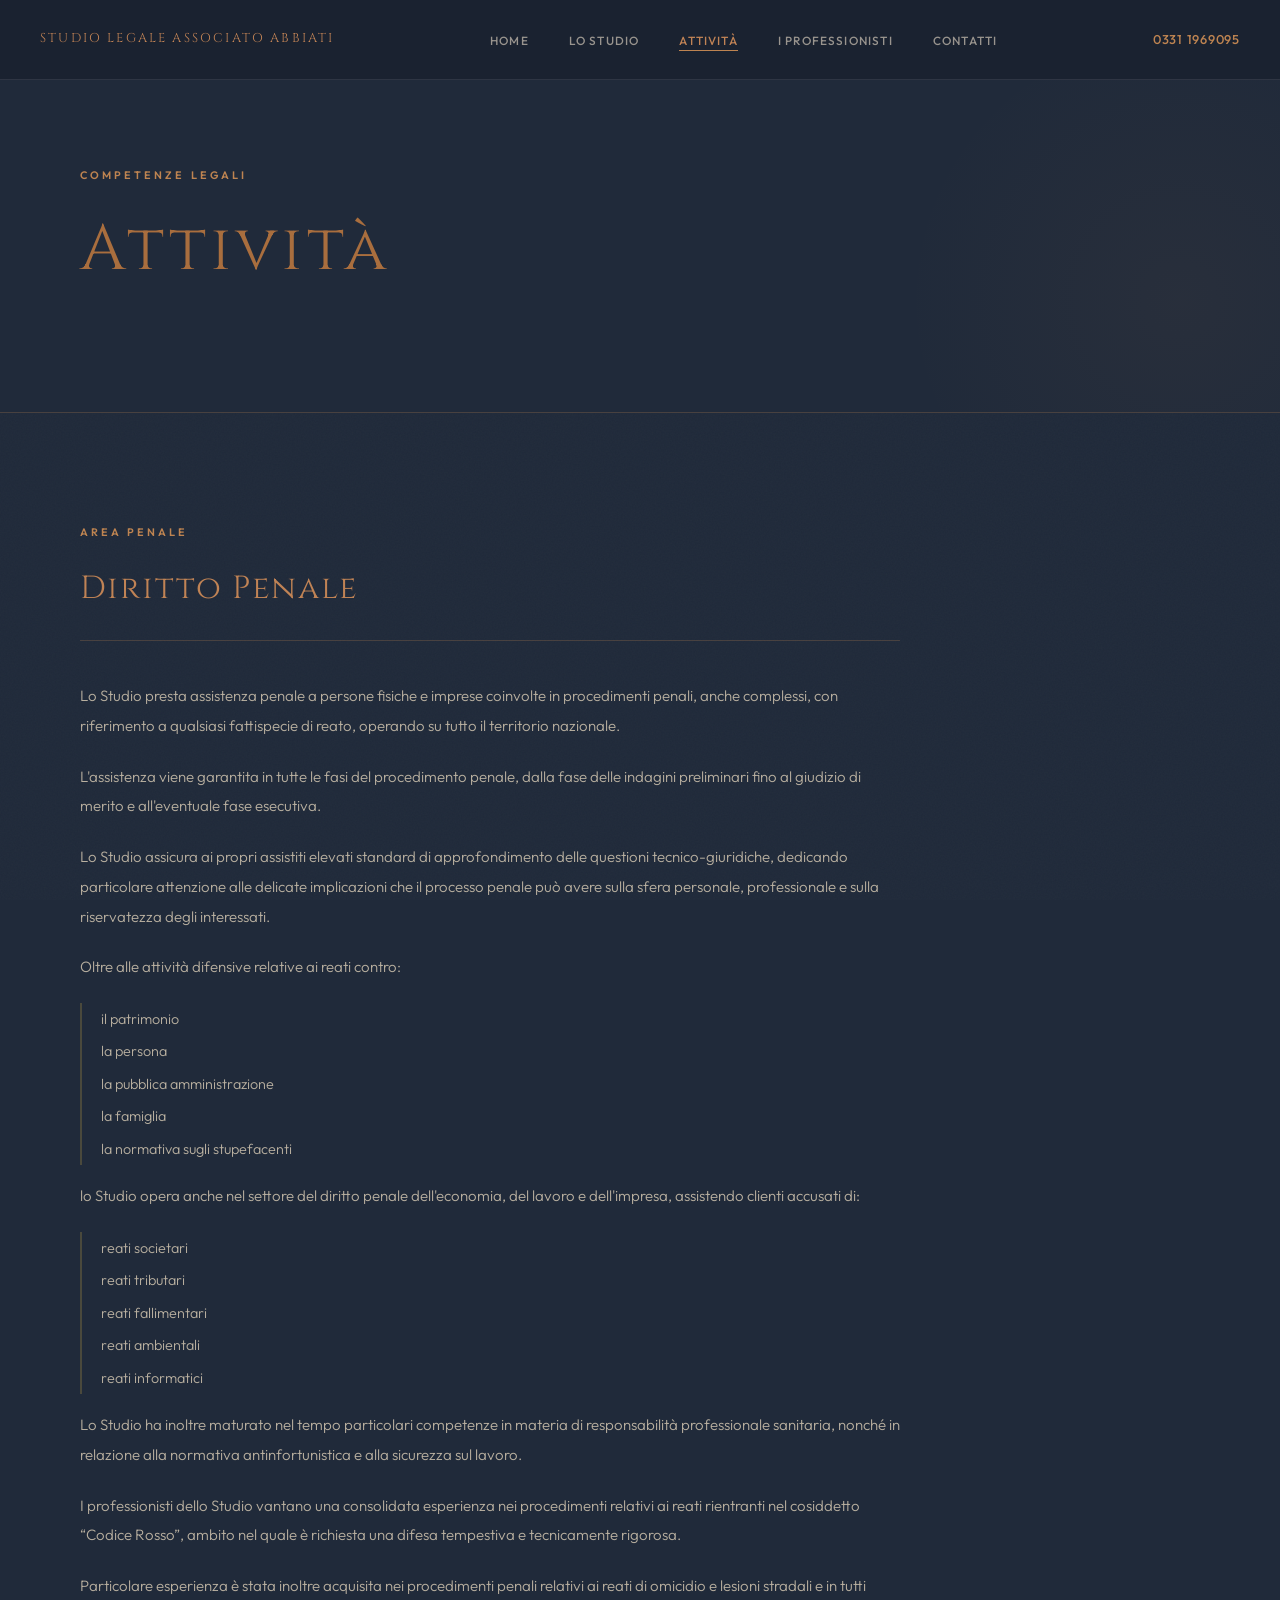
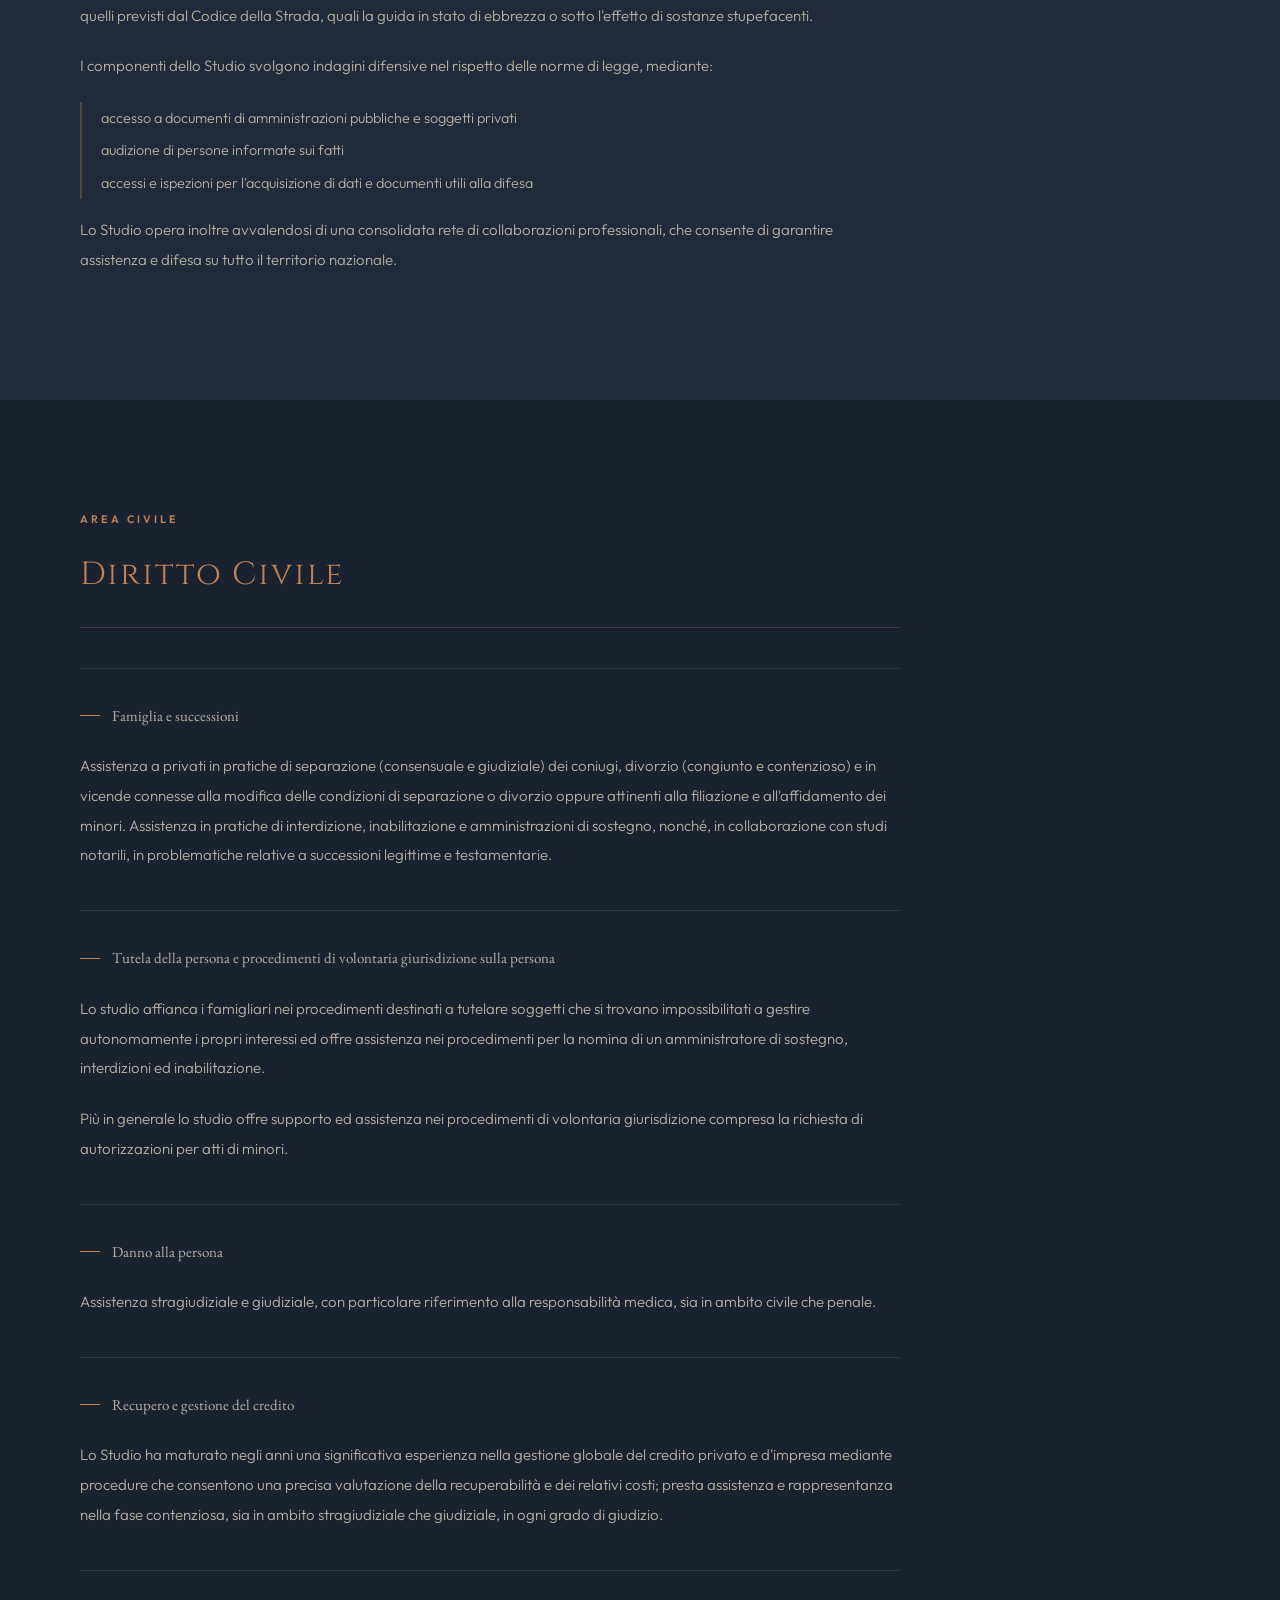
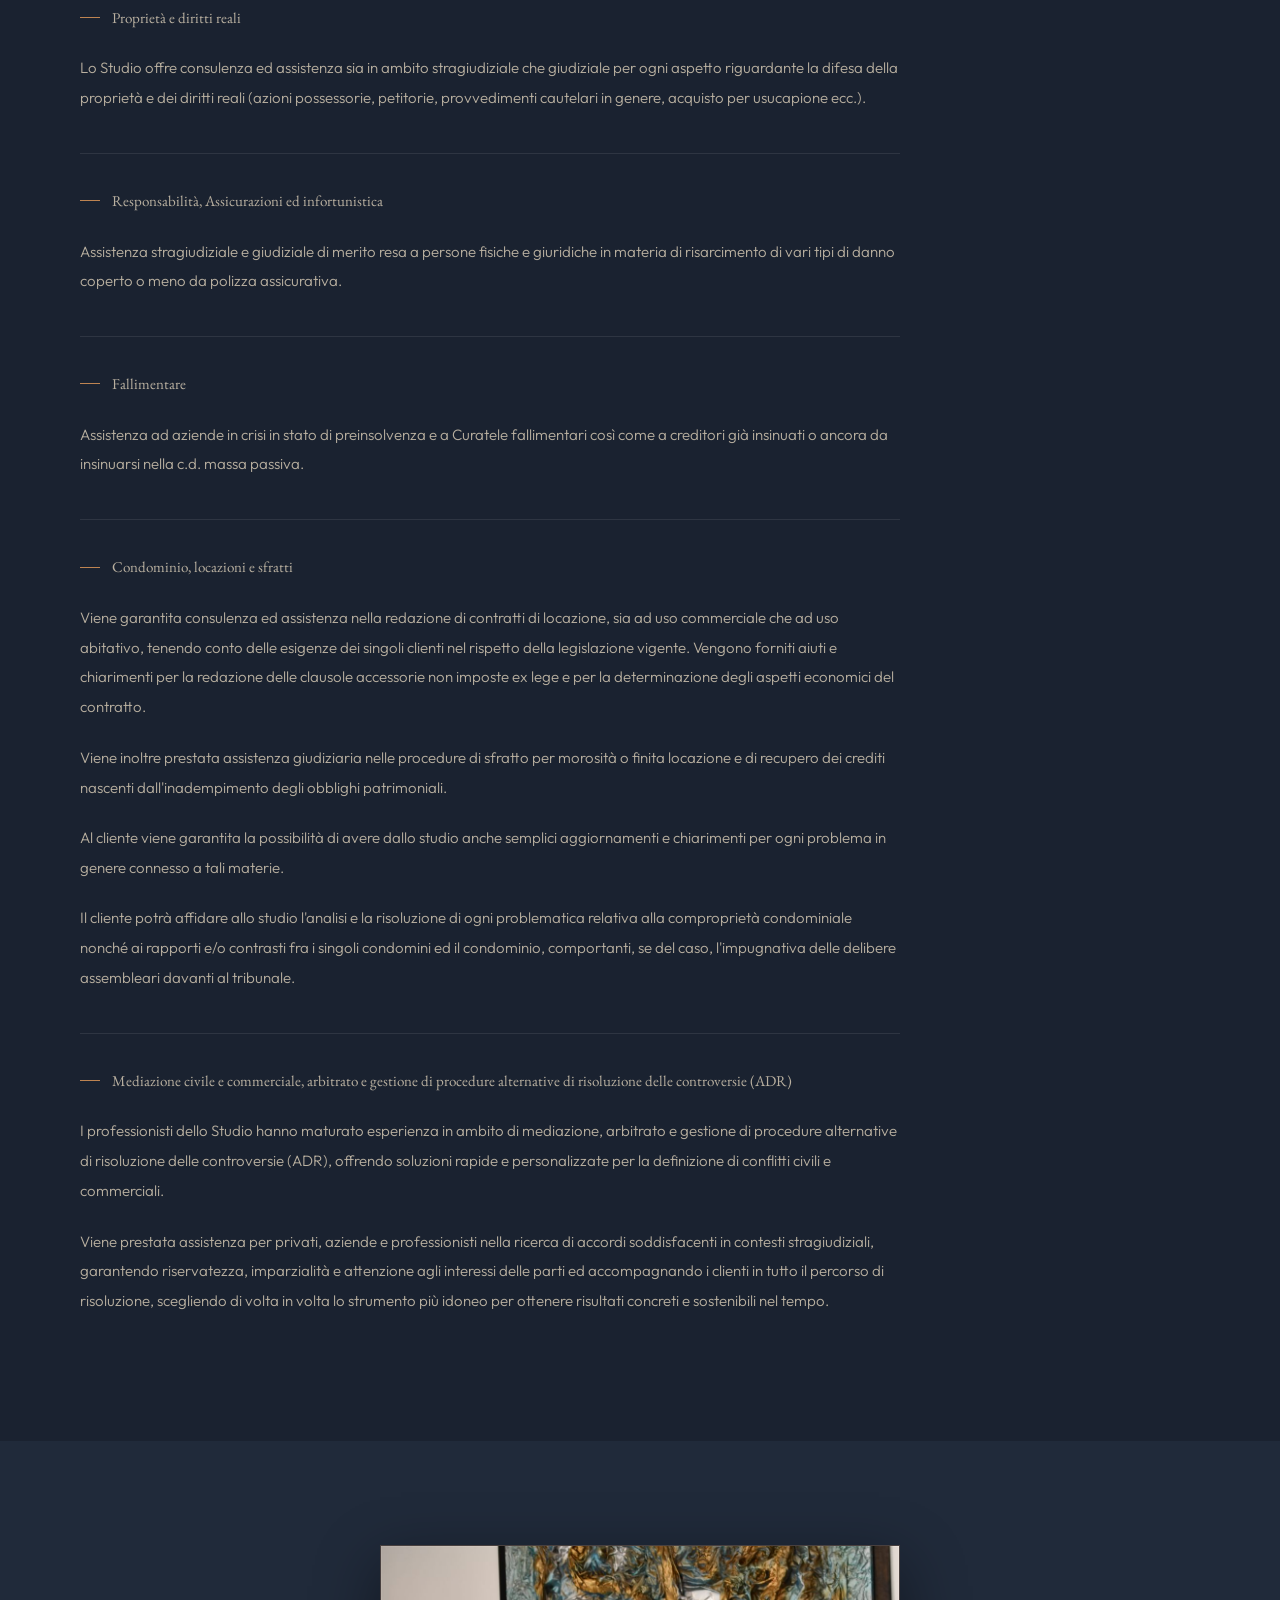
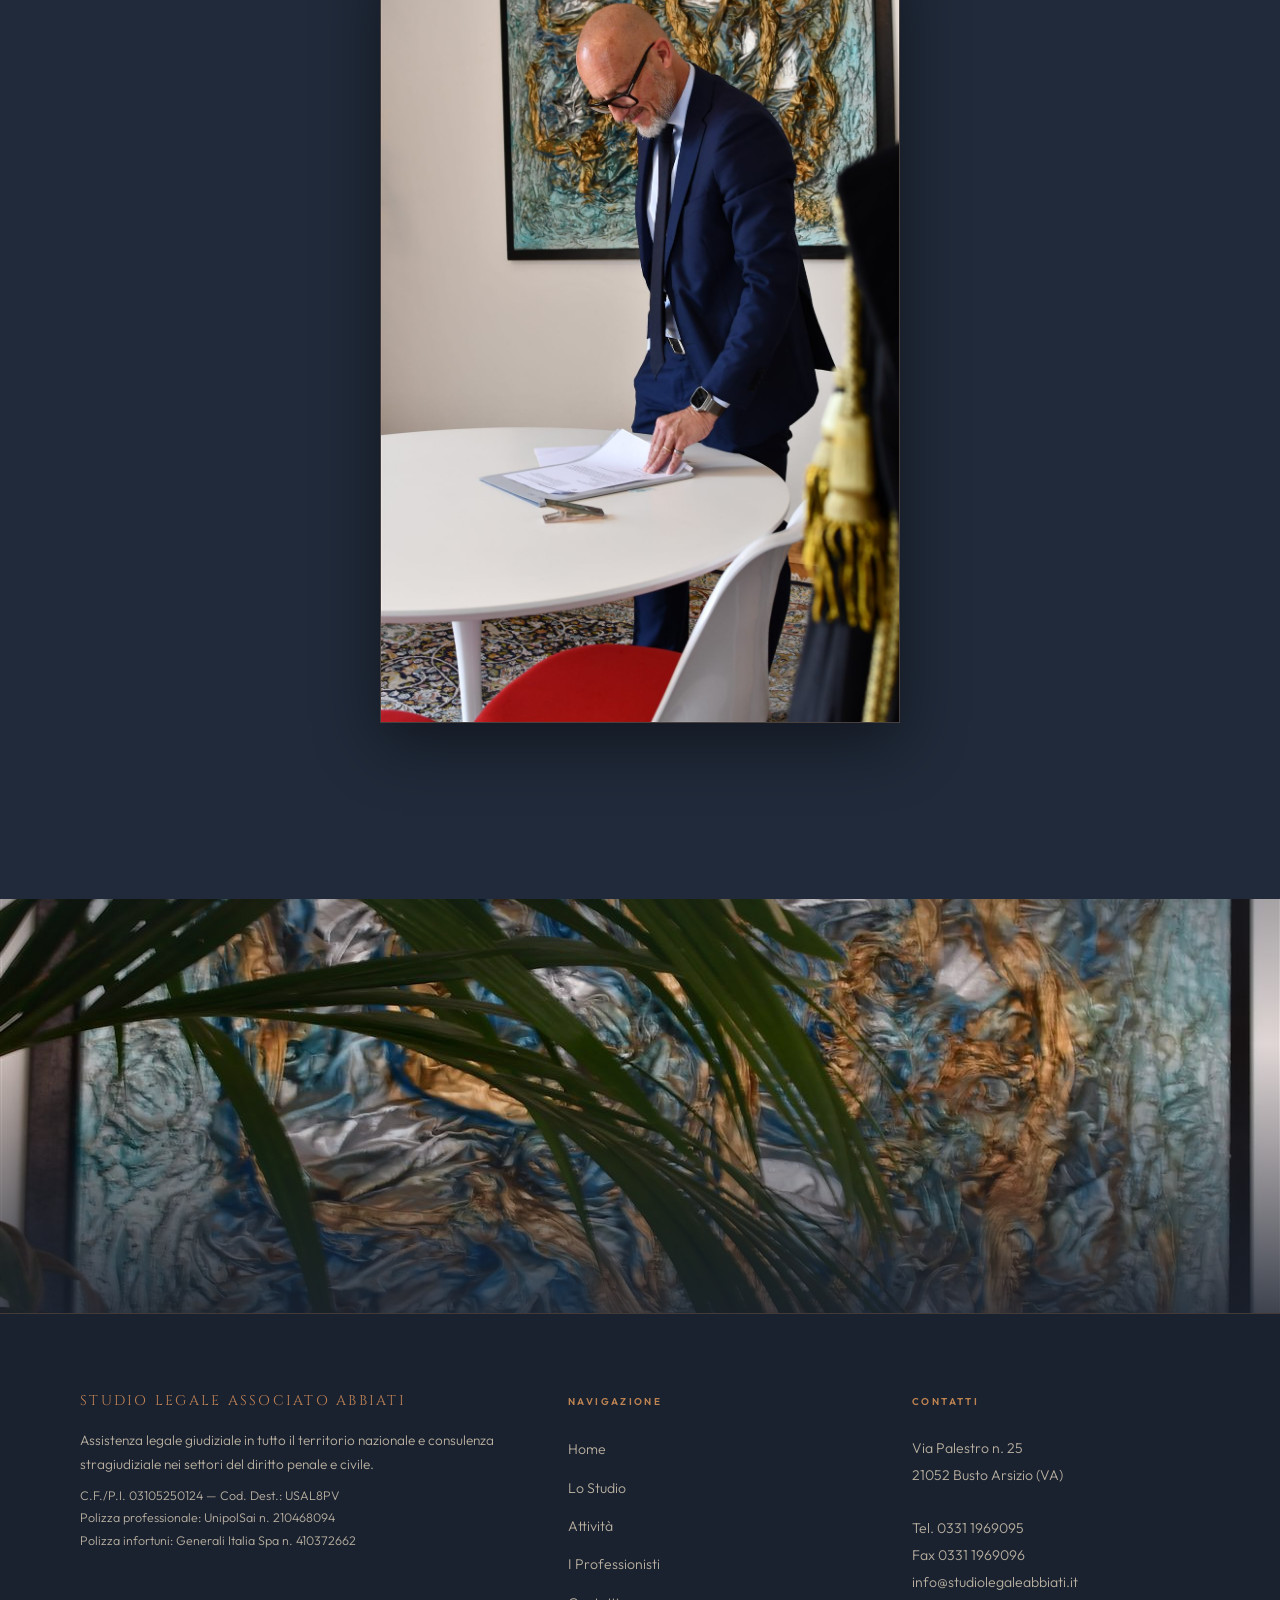
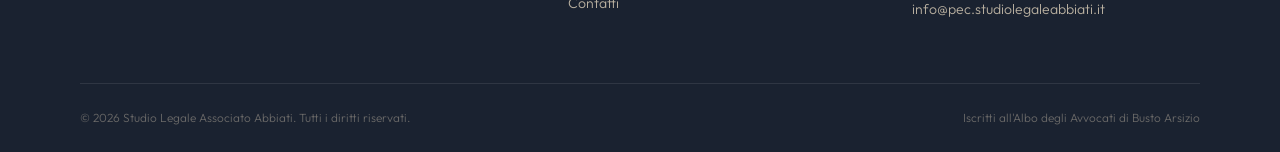
<file: bozza 3/attivita.html>
<!DOCTYPE html>
<html lang="it">
<head>
  <meta charset="UTF-8" />
  <meta name="viewport" content="width=device-width, initial-scale=1.0" />
  <meta name="description" content="Attività – Studio Legale Associato Abbiati. Diritto penale e diritto civile: aree di competenza nel dettaglio." />
  <title>Attività – Studio Legale Associato Abbiati</title>
  <link rel="stylesheet" href="style.css" />
</head>
<body>

  <!-- ══ NAVBAR ══ -->
  <nav class="navbar" role="navigation" aria-label="Navigazione principale">
    <div class="navbar-inner">
      <a href="index.html" class="navbar-logo" aria-label="Studio Legale Abbiati – Homepage">
        <span class="wordmark wordmark-nav"><span class="wm-full">Studio Legale Associato Abbiati</span><span class="wm-short">Studio Legale Abbiati</span></span>
      </a>
      <ul class="navbar-links">
        <li><a href="index.html">Home</a></li>
        <li><a href="lo-studio.html">Lo Studio</a></li>
        <li><a href="attivita.html">Attività</a></li>
        <li><a href="i-professionisti.html">I Professionisti</a></li>
        <li><a href="contatti.html">Contatti</a></li>
      </ul>
      <div class="navbar-cta">
        <span class="navbar-phone">0331 1969095</span>
      </div>
      <button class="hamburger" aria-label="Apri menu" aria-expanded="false">
        <span></span><span></span><span></span>
      </button>
    </div>
  </nav>

  <!-- Mobile Menu -->
  <div class="mobile-menu" role="dialog" aria-label="Menu mobile">
    <ul>
      <li><a href="index.html">Home</a></li>
      <li><a href="lo-studio.html">Lo Studio</a></li>
      <li><a href="attivita.html">Attività</a></li>
      <li><a href="i-professionisti.html">I Professionisti</a></li>
      <li><a href="contatti.html">Contatti</a></li>
    </ul>
    <p class="mobile-phone">☎ 0331 1969095</p>
  </div>

  <!-- ══ PAGE HERO ══ -->
  <section class="page-hero" aria-label="Attività dello studio">
    <div class="container">
      <span class="section-label">Competenze legali</span>
      <h1 style="font-family:var(--font-display);font-weight:normal;letter-spacing:0.06em;">Attività</h1>
    </div>
  </section>

  <!-- ══ DIRITTO PENALE ══ -->
  <section class="attivita-block" aria-label="Diritto penale">
    <div class="container">
      <div class="attivita-inner fade-in">

        <div class="attivita-header">
          <span class="section-label">Area penale</span>
          <h2 class="attivita-header" style="font-family:var(--font-display);font-size:clamp(1.5rem,2.5vw,2.2rem);color:var(--cream);font-weight:normal;letter-spacing:0.06em;border:none;padding:0;margin:0.5rem 0 0;">Diritto Penale</h2>
        </div>

        <div class="attivita-text">
          <p>
            Lo Studio presta assistenza penale a persone fisiche e imprese coinvolte in
            procedimenti penali, anche complessi, con riferimento a qualsiasi fattispecie
            di reato, operando su tutto il territorio nazionale.
          </p>
          <p>
            L'assistenza viene garantita in tutte le fasi del procedimento penale, dalla
            fase delle indagini preliminari fino al giudizio di merito e all'eventuale
            fase esecutiva.
          </p>
          <p>
            Lo Studio assicura ai propri assistiti elevati standard di approfondimento
            delle questioni tecnico-giuridiche, dedicando particolare attenzione alle
            delicate implicazioni che il processo penale può avere sulla sfera personale,
            professionale e sulla riservatezza degli interessati.
          </p>
          <p>Oltre alle attività difensive relative ai reati contro:</p>
          <ul style="list-style:none;padding:0;margin:0.5rem 0 1rem 0;border-left:2px solid rgba(201,168,66,0.25);padding-left:1.2rem;">
            <li style="padding:0.25rem 0;font-size:0.9rem;color:var(--text-dim);font-weight:300;">il patrimonio</li>
            <li style="padding:0.25rem 0;font-size:0.9rem;color:var(--text-dim);font-weight:300;">la persona</li>
            <li style="padding:0.25rem 0;font-size:0.9rem;color:var(--text-dim);font-weight:300;">la pubblica amministrazione</li>
            <li style="padding:0.25rem 0;font-size:0.9rem;color:var(--text-dim);font-weight:300;">la famiglia</li>
            <li style="padding:0.25rem 0;font-size:0.9rem;color:var(--text-dim);font-weight:300;">la normativa sugli stupefacenti</li>
          </ul>
          <p>
            lo Studio opera anche nel settore del diritto penale dell'economia, del lavoro
            e dell'impresa, assistendo clienti accusati di:
          </p>
          <ul style="list-style:none;padding:0;margin:0.5rem 0 1rem 0;border-left:2px solid rgba(201,168,66,0.25);padding-left:1.2rem;">
            <li style="padding:0.25rem 0;font-size:0.9rem;color:var(--text-dim);font-weight:300;">reati societari</li>
            <li style="padding:0.25rem 0;font-size:0.9rem;color:var(--text-dim);font-weight:300;">reati tributari</li>
            <li style="padding:0.25rem 0;font-size:0.9rem;color:var(--text-dim);font-weight:300;">reati fallimentari</li>
            <li style="padding:0.25rem 0;font-size:0.9rem;color:var(--text-dim);font-weight:300;">reati ambientali</li>
            <li style="padding:0.25rem 0;font-size:0.9rem;color:var(--text-dim);font-weight:300;">reati informatici</li>
          </ul>
          <p>
            Lo Studio ha inoltre maturato nel tempo particolari competenze in materia di
            responsabilità professionale sanitaria, nonché in relazione alla normativa
            antinfortunistica e alla sicurezza sul lavoro.
          </p>
          <p>
            I professionisti dello Studio vantano una consolidata esperienza nei
            procedimenti relativi ai reati rientranti nel cosiddetto &ldquo;Codice
            Rosso&rdquo;, ambito nel quale è richiesta una difesa tempestiva e
            tecnicamente rigorosa.
          </p>
          <p>
            Particolare esperienza è stata inoltre acquisita nei procedimenti penali
            relativi ai reati di omicidio e lesioni stradali e in tutti quelli previsti
            dal Codice della Strada, quali la guida in stato di ebbrezza o sotto l'effetto
            di sostanze stupefacenti.
          </p>
          <p>I componenti dello Studio svolgono indagini difensive nel rispetto delle norme di legge, mediante:</p>
          <ul style="list-style:none;padding:0;margin:0.5rem 0 1rem 0;border-left:2px solid rgba(201,168,66,0.25);padding-left:1.2rem;">
            <li style="padding:0.25rem 0;font-size:0.9rem;color:var(--text-dim);font-weight:300;">accesso a documenti di amministrazioni pubbliche e soggetti privati</li>
            <li style="padding:0.25rem 0;font-size:0.9rem;color:var(--text-dim);font-weight:300;">audizione di persone informate sui fatti</li>
            <li style="padding:0.25rem 0;font-size:0.9rem;color:var(--text-dim);font-weight:300;">accessi e ispezioni per l'acquisizione di dati e documenti utili alla difesa</li>
          </ul>
          <p>
            Lo Studio opera inoltre avvalendosi di una consolidata rete di collaborazioni
            professionali, che consente di garantire assistenza e difesa su tutto il
            territorio nazionale.
          </p>
        </div>

      </div>
    </div>
  </section>

  <!-- ══ DIRITTO CIVILE ══ -->
  <section class="attivita-block" aria-label="Diritto civile">
    <div class="container">
      <div class="attivita-inner fade-in">

        <div class="attivita-header">
          <span class="section-label">Area civile</span>
          <h2 class="attivita-header" style="font-family:var(--font-display);font-size:clamp(1.5rem,2.5vw,2.2rem);color:var(--cream);font-weight:normal;letter-spacing:0.06em;border:none;padding:0;margin:0.5rem 0 0;">Diritto Civile</h2>
        </div>

        <div class="attivita-text">

          <div class="attivita-sub">
            <p class="attivita-sub-title">Famiglia e successioni</p>
            <p>Assistenza a privati in pratiche di separazione (consensuale e giudiziale) dei
            coniugi, divorzio (congiunto e contenzioso) e in vicende connesse alla modifica
            delle condizioni di separazione o divorzio oppure attinenti alla filiazione e
            all'affidamento dei minori. Assistenza in pratiche di interdizione, inabilitazione
            e amministrazioni di sostegno, nonché, in collaborazione con studi notarili, in
            problematiche relative a successioni legittime e testamentarie.</p>
          </div>

          <div class="attivita-sub">
            <p class="attivita-sub-title">Tutela della persona e procedimenti di volontaria giurisdizione sulla persona</p>
            <p>Lo studio affianca i famigliari nei procedimenti destinati a tutelare soggetti
            che si trovano impossibilitati a gestire autonomamente i propri interessi ed
            offre assistenza nei procedimenti per la nomina di un amministratore di sostegno,
            interdizioni ed inabilitazione.</p>
            <p>Più in generale lo studio offre supporto ed assistenza nei procedimenti di
            volontaria giurisdizione compresa la richiesta di autorizzazioni per atti di
            minori.</p>
          </div>

          <div class="attivita-sub">
            <p class="attivita-sub-title">Danno alla persona</p>
            <p>Assistenza stragiudiziale e giudiziale, con particolare riferimento alla
            responsabilità medica, sia in ambito civile che penale.</p>
          </div>

          <div class="attivita-sub">
            <p class="attivita-sub-title">Recupero e gestione del credito</p>
            <p>Lo Studio ha maturato negli anni una significativa esperienza nella gestione
            globale del credito privato e d'impresa mediante procedure che consentono una
            precisa valutazione della recuperabilità e dei relativi costi; presta assistenza
            e rappresentanza nella fase contenziosa, sia in ambito stragiudiziale che
            giudiziale, in ogni grado di giudizio.</p>
          </div>

          <div class="attivita-sub">
            <p class="attivita-sub-title">Proprietà e diritti reali</p>
            <p>Lo Studio offre consulenza ed assistenza sia in ambito stragiudiziale che
            giudiziale per ogni aspetto riguardante la difesa della proprietà e dei diritti
            reali (azioni possessorie, petitorie, provvedimenti cautelari in genere,
            acquisto per usucapione ecc.).</p>
          </div>

          <div class="attivita-sub">
            <p class="attivita-sub-title">Responsabilità, Assicurazioni ed infortunistica</p>
            <p>Assistenza stragiudiziale e giudiziale di merito resa a persone fisiche e
            giuridiche in materia di risarcimento di vari tipi di danno coperto o meno
            da polizza assicurativa.</p>
          </div>

          <div class="attivita-sub">
            <p class="attivita-sub-title">Fallimentare</p>
            <p>Assistenza ad aziende in crisi in stato di preinsolvenza e a Curatele
            fallimentari così come a creditori già insinuati o ancora da insinuarsi nella
            c.d. massa passiva.</p>
          </div>

          <div class="attivita-sub">
            <p class="attivita-sub-title">Condominio, locazioni e sfratti</p>
            <p>Viene garantita consulenza ed assistenza nella redazione di contratti di
            locazione, sia ad uso commerciale che ad uso abitativo, tenendo conto delle
            esigenze dei singoli clienti nel rispetto della legislazione vigente. Vengono
            forniti aiuti e chiarimenti per la redazione delle clausole accessorie non
            imposte ex lege e per la determinazione degli aspetti economici del contratto.</p>
            <p>Viene inoltre prestata assistenza giudiziaria nelle procedure di sfratto per
            morosità o finita locazione e di recupero dei crediti nascenti dall'inadempimento
            degli obblighi patrimoniali.</p>
            <p>Al cliente viene garantita la possibilità di avere dallo studio anche semplici
            aggiornamenti e chiarimenti per ogni problema in genere connesso a tali materie.</p>
            <p>Il cliente potrà affidare allo studio l'analisi e la risoluzione di ogni
            problematica relativa alla comproprietà condominiale nonché ai rapporti e/o
            contrasti fra i singoli condomini ed il condominio, comportanti, se del caso,
            l'impugnativa delle delibere assembleari davanti al tribunale.</p>
          </div>

          <div class="attivita-sub">
            <p class="attivita-sub-title">Mediazione civile e commerciale, arbitrato e gestione di procedure alternative di risoluzione delle controversie (ADR)</p>
            <p>I professionisti dello Studio hanno maturato esperienza in ambito di mediazione,
            arbitrato e gestione di procedure alternative di risoluzione delle controversie
            (ADR), offrendo soluzioni rapide e personalizzate per la definizione di conflitti
            civili e commerciali.</p>
            <p>Viene prestata assistenza per privati, aziende e professionisti nella ricerca
            di accordi soddisfacenti in contesti stragiudiziali, garantendo riservatezza,
            imparzialità e attenzione agli interessi delle parti ed accompagnando i clienti
            in tutto il percorso di risoluzione, scegliendo di volta in volta lo strumento
            più idoneo per ottenere risultati concreti e sostenibili nel tempo.</p>
          </div>

        </div>
      </div>
    </div>
  </section>

  <!-- ══ LO STUDIO AL LAVORO ══ -->
  <section class="attivita-block" aria-label="Lo Studio al lavoro">
    <div class="container">
      <div class="section-opener-photo portrait fade-in">
        <img src="foto/luca-fascicolo.jpg" alt="Avv. Luca Abbiati sfoglia un fascicolo nella sala riunioni" loading="lazy" />
      </div>
    </div>
  </section>

  <!-- ══ FASCIA FOTOGRAFICA ══ -->
  <section class="team-band team-band-compact" aria-label="La sala riunioni dello Studio">
    <img src="foto/studio-quadro.jpg" alt="La sala riunioni dello Studio Legale Abbiati" loading="lazy" />
  </section>

  <!-- ══ FOOTER ══ -->
  <footer class="footer" role="contentinfo">
    <div class="container">
      <div class="footer-grid">
        <div class="footer-brand">
          <span class="wordmark wordmark-foot"><span class="wm-full">Studio Legale Associato Abbiati</span><span class="wm-short">Studio Legale Abbiati</span></span>
          <p>Assistenza legale giudiziale in tutto il territorio nazionale e consulenza
          stragiudiziale nei settori del diritto penale e civile.</p>
          <p style="margin-top:0.5rem;font-size:0.78rem;">C.F./P.I. 03105250124 &mdash; Cod. Dest.: USAL8PV<br>Polizza professionale: UnipolSai n. 210468094<br>Polizza infortuni: Generali Italia Spa n. 410372662</p>
        </div>
        <div class="footer-col">
          <h4>Navigazione</h4>
          <ul>
            <li><a href="index.html">Home</a></li>
            <li><a href="lo-studio.html">Lo Studio</a></li>
            <li><a href="attivita.html">Attività</a></li>
            <li><a href="i-professionisti.html">I Professionisti</a></li>
            <li><a href="contatti.html">Contatti</a></li>
          </ul>
        </div>
        <div class="footer-col">
          <h4>Contatti</h4>
          <address>
            Via Palestro n. 25<br>
            21052 Busto Arsizio (VA)<br><br>
            <a href="tel:03311969095">Tel. 0331 1969095</a><br>
            <span>Fax 0331 1969096</span><br>
            <a href="mailto:info@studiolegaleabbiati.it">info@studiolegaleabbiati.it</a><br>
            <a href="mailto:info@pec.studiolegaleabbiati.it">info@pec.studiolegaleabbiati.it</a>
          </address>
        </div>
      </div>
      <div class="footer-bottom">
        <p>&copy; 2026 Studio Legale Associato Abbiati. Tutti i diritti riservati.</p>
        <p>Iscritti all'Albo degli Avvocati di Busto Arsizio</p>
      </div>
    </div>
  </footer>

  <script src="script.js"></script>
</body>
</html>
</file>
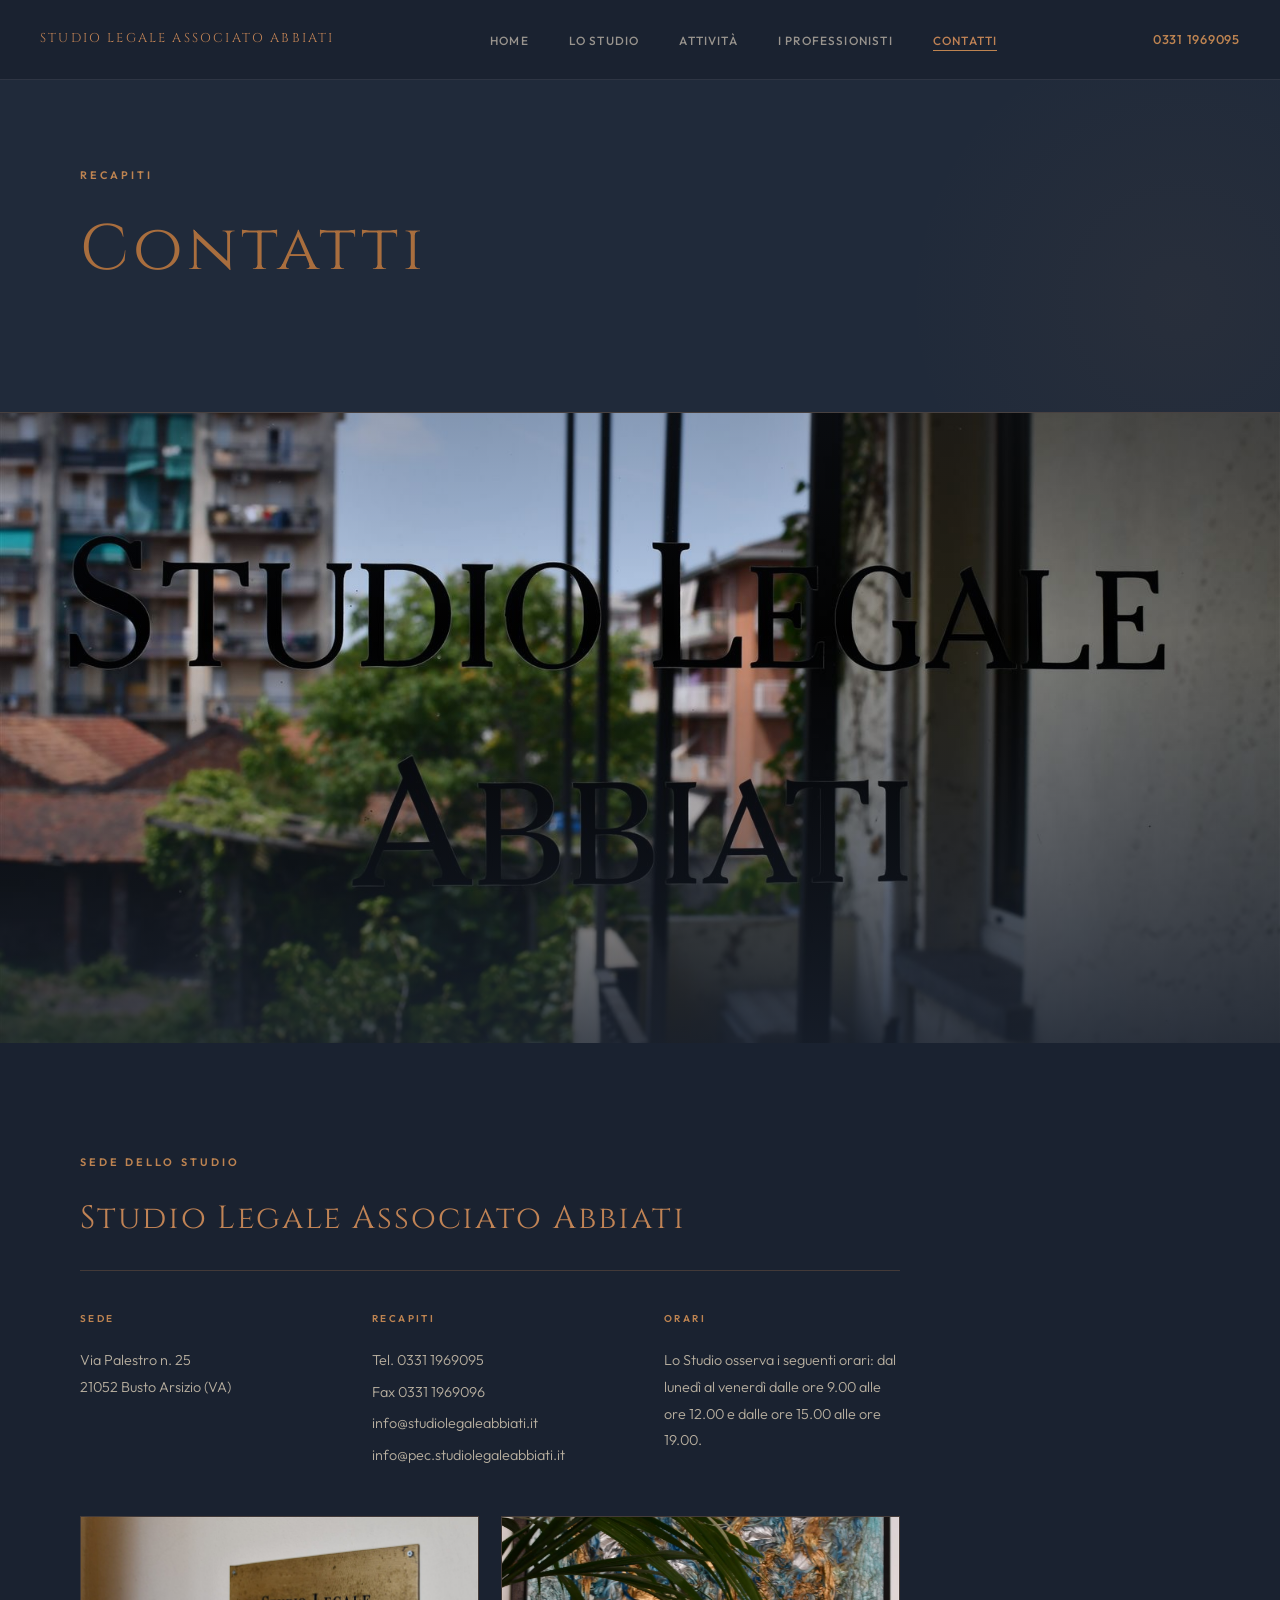
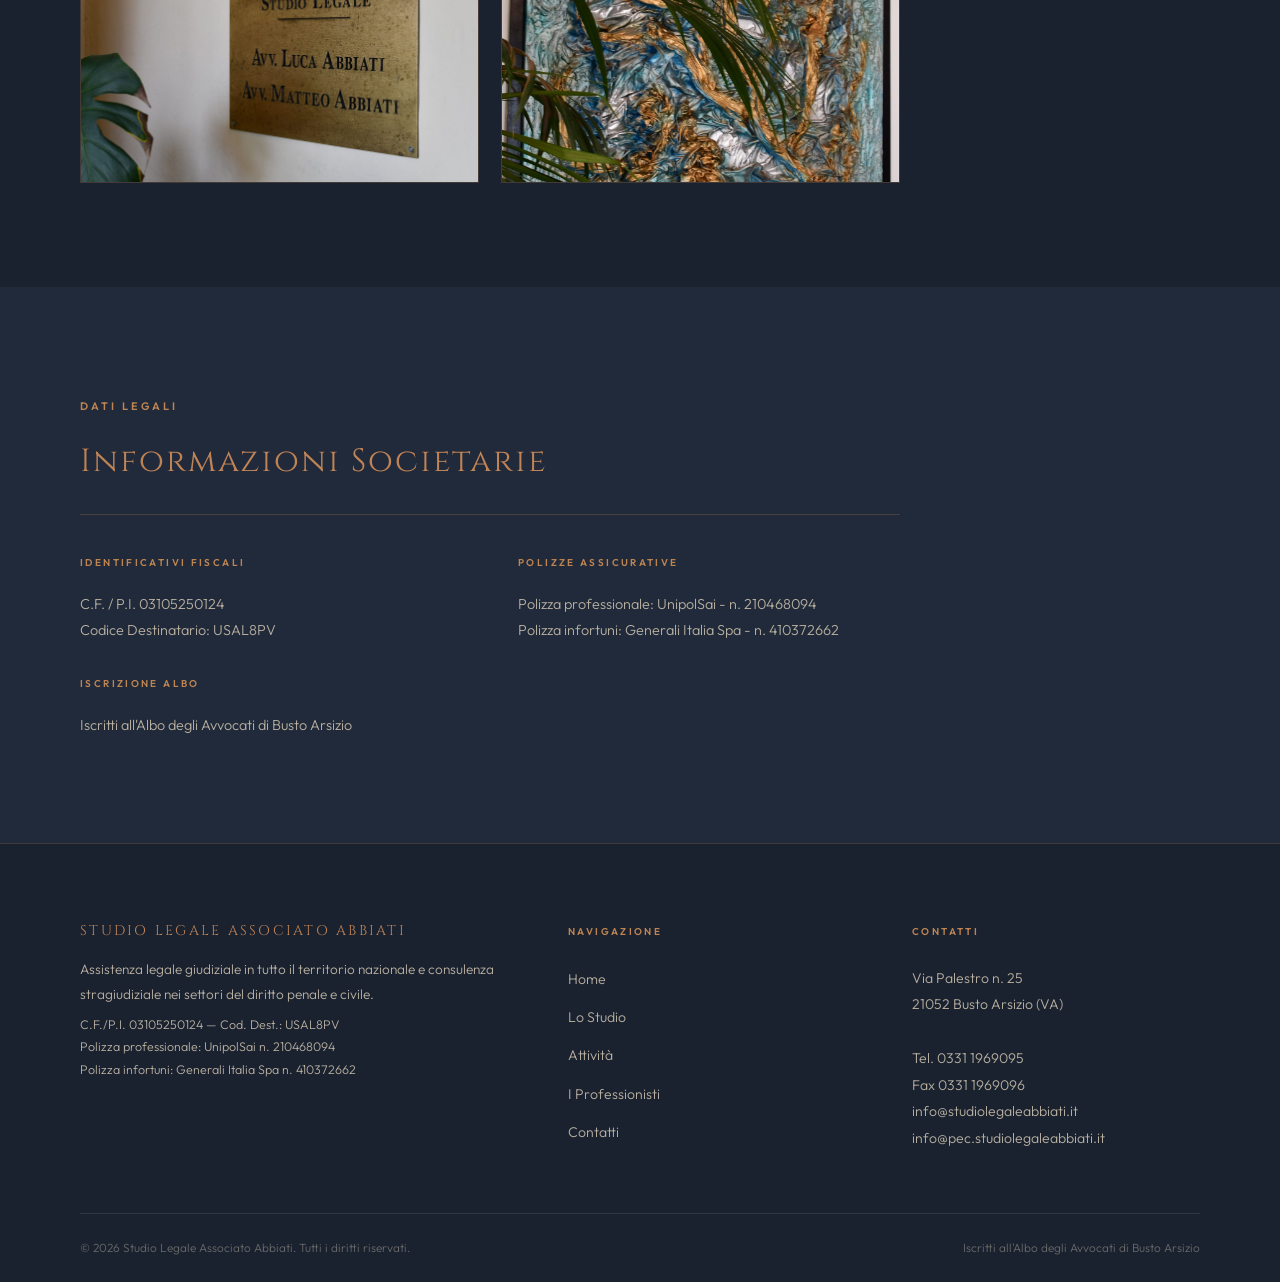
<file: bozza 3/contatti.html>
<!DOCTYPE html>
<html lang="it">
<head>
  <meta charset="UTF-8" />
  <meta name="viewport" content="width=device-width, initial-scale=1.0" />
  <meta name="description" content="Contatti – Studio Legale Associato Abbiati. Sede, recapiti, orari e dati legali dello studio di Busto Arsizio." />
  <title>Contatti – Studio Legale Associato Abbiati</title>
  <link rel="stylesheet" href="style.css" />
</head>
<body>

  <!-- ══ NAVBAR ══ -->
  <nav class="navbar" role="navigation" aria-label="Navigazione principale">
    <div class="navbar-inner">
      <a href="index.html" class="navbar-logo" aria-label="Studio Legale Abbiati – Homepage">
        <span class="wordmark wordmark-nav"><span class="wm-full">Studio Legale Associato Abbiati</span><span class="wm-short">Studio Legale Abbiati</span></span>
      </a>
      <ul class="navbar-links">
        <li><a href="index.html">Home</a></li>
        <li><a href="lo-studio.html">Lo Studio</a></li>
        <li><a href="attivita.html">Attività</a></li>
        <li><a href="i-professionisti.html">I Professionisti</a></li>
        <li><a href="contatti.html">Contatti</a></li>
      </ul>
      <div class="navbar-cta">
        <span class="navbar-phone">0331 1969095</span>
      </div>
      <button class="hamburger" aria-label="Apri menu" aria-expanded="false">
        <span></span><span></span><span></span>
      </button>
    </div>
  </nav>

  <!-- Mobile Menu -->
  <div class="mobile-menu" role="dialog" aria-label="Menu mobile">
    <ul>
      <li><a href="index.html">Home</a></li>
      <li><a href="lo-studio.html">Lo Studio</a></li>
      <li><a href="attivita.html">Attività</a></li>
      <li><a href="i-professionisti.html">I Professionisti</a></li>
      <li><a href="contatti.html">Contatti</a></li>
    </ul>
    <p class="mobile-phone">☎ 0331 1969095</p>
  </div>

  <!-- ══ PAGE HERO ══ -->
  <section class="page-hero" aria-label="Contatti dello studio">
    <div class="container">
      <span class="section-label">Recapiti</span>
      <h1 style="font-family:var(--font-display);font-weight:normal;letter-spacing:0.06em;">Contatti</h1>
    </div>
  </section>

  <!-- ══ FOTO DEL TEAM ══ -->
  <section class="team-band frame-vetrata" aria-label="L'ingresso dello Studio">
    <img src="foto/studio-vetrata.jpg" alt="La vetrata d'ingresso dello Studio Legale Abbiati, in Via Palestro 25 a Busto Arsizio" />
  </section>

  <!-- ══ RECAPITI PRINCIPALI ══ -->
  <section class="attivita-block" aria-label="Sede e recapiti">
    <div class="container">
      <div class="attivita-inner fade-in">

        <div class="attivita-header">
          <span class="section-label">Sede dello studio</span>
          <h2 style="font-family:var(--font-display);font-size:clamp(1.5rem,2.5vw,2.2rem);color:var(--cream);font-weight:normal;letter-spacing:0.06em;margin:0.5rem 0 0;">Studio Legale Associato Abbiati</h2>
        </div>

        <div class="contatti-formali-grid fade-in" style="margin-top:0;grid-template-columns:1fr 1fr 1fr;">

          <div class="contatti-formali-block">
            <h3>Sede</h3>
            <address>
              Via Palestro n. 25<br>
              21052 Busto Arsizio (VA)
            </address>
          </div>

          <div class="contatti-formali-block">
            <h3>Recapiti</h3>
            <address>
              <a href="tel:03311969095">Tel. 0331 1969095</a>
              <span style="display:block;margin-top:0.3rem;">Fax 0331 1969096</span>
              <a href="mailto:info@studiolegaleabbiati.it" style="margin-top:0.3rem;">info@studiolegaleabbiati.it</a>
              <a href="mailto:info@pec.studiolegaleabbiati.it" style="margin-top:0.3rem;">info@pec.studiolegaleabbiati.it</a>
            </address>
          </div>

          <div class="contatti-formali-block">
            <h3>Orari</h3>
            <p class="orari-testo">
              Lo Studio osserva i seguenti orari: dal lunedì al venerdì dalle ore 9.00
              alle ore 12.00 e dalle ore 15.00 alle ore 19.00.
            </p>
          </div>

        </div>

        <div class="studio-photo-duo fade-in" style="margin-top:3rem;">
          <figure>
            <img src="foto/studio-targa.jpg" alt="La targa in ottone dello Studio Legale Abbiati" loading="lazy" />
          </figure>
          <figure>
            <img src="foto/studio-quadro.jpg" alt="La sala riunioni dello Studio Legale Abbiati" loading="lazy" />
          </figure>
        </div>

      </div>
    </div>
  </section>

  <!-- ══ DATI LEGALI ══ -->
  <section class="attivita-block" aria-label="Dati legali dello studio">
    <div class="container">
      <div class="attivita-inner fade-in">

        <div class="attivita-header">
          <span class="section-label">Dati legali</span>
          <h2 style="font-family:var(--font-display);font-size:clamp(1.5rem,2.5vw,2.2rem);color:var(--cream);font-weight:normal;letter-spacing:0.06em;margin:0.5rem 0 0;">Informazioni Societarie</h2>
        </div>

        <div class="contatti-formali-grid fade-in" style="margin-top:0;grid-template-columns:1fr 1fr;">

          <div class="contatti-formali-block">
            <h3>Identificativi fiscali</h3>
            <p>
              C.F. / P.I. 03105250124<br>
              Codice Destinatario: USAL8PV
            </p>
          </div>

          <div class="contatti-formali-block">
            <h3>Polizze assicurative</h3>
            <p>
              Polizza professionale: UnipolSai - n. 210468094<br>
              Polizza infortuni: Generali Italia Spa - n. 410372662
            </p>
          </div>

        </div>

        <div class="contatti-formali-grid fade-in" style="margin-top:2rem;grid-template-columns:1fr;">
          <div class="contatti-formali-block">
            <h3>Iscrizione albo</h3>
            <p>Iscritti all'Albo degli Avvocati di Busto Arsizio</p>
          </div>
        </div>

      </div>
    </div>
  </section>

  <!-- ══ FOOTER ══ -->
  <footer class="footer" role="contentinfo">
    <div class="container">
      <div class="footer-grid">
        <div class="footer-brand">
          <span class="wordmark wordmark-foot"><span class="wm-full">Studio Legale Associato Abbiati</span><span class="wm-short">Studio Legale Abbiati</span></span>
          <p>Assistenza legale giudiziale in tutto il territorio nazionale e consulenza
          stragiudiziale nei settori del diritto penale e civile.</p>
          <p style="margin-top:0.5rem;font-size:0.78rem;">C.F./P.I. 03105250124 &mdash; Cod. Dest.: USAL8PV<br>Polizza professionale: UnipolSai n. 210468094<br>Polizza infortuni: Generali Italia Spa n. 410372662</p>
        </div>
        <div class="footer-col">
          <h4>Navigazione</h4>
          <ul>
            <li><a href="index.html">Home</a></li>
            <li><a href="lo-studio.html">Lo Studio</a></li>
            <li><a href="attivita.html">Attività</a></li>
            <li><a href="i-professionisti.html">I Professionisti</a></li>
            <li><a href="contatti.html">Contatti</a></li>
          </ul>
        </div>
        <div class="footer-col">
          <h4>Contatti</h4>
          <address>
            Via Palestro n. 25<br>
            21052 Busto Arsizio (VA)<br><br>
            <a href="tel:03311969095">Tel. 0331 1969095</a><br>
            <span>Fax 0331 1969096</span><br>
            <a href="mailto:info@studiolegaleabbiati.it">info@studiolegaleabbiati.it</a><br>
            <a href="mailto:info@pec.studiolegaleabbiati.it">info@pec.studiolegaleabbiati.it</a>
          </address>
        </div>
      </div>
      <div class="footer-bottom">
        <p>&copy; 2026 Studio Legale Associato Abbiati. Tutti i diritti riservati.</p>
        <p>Iscritti all'Albo degli Avvocati di Busto Arsizio</p>
      </div>
    </div>
  </footer>

  <script src="script.js"></script>
</body>
</html>
</file>
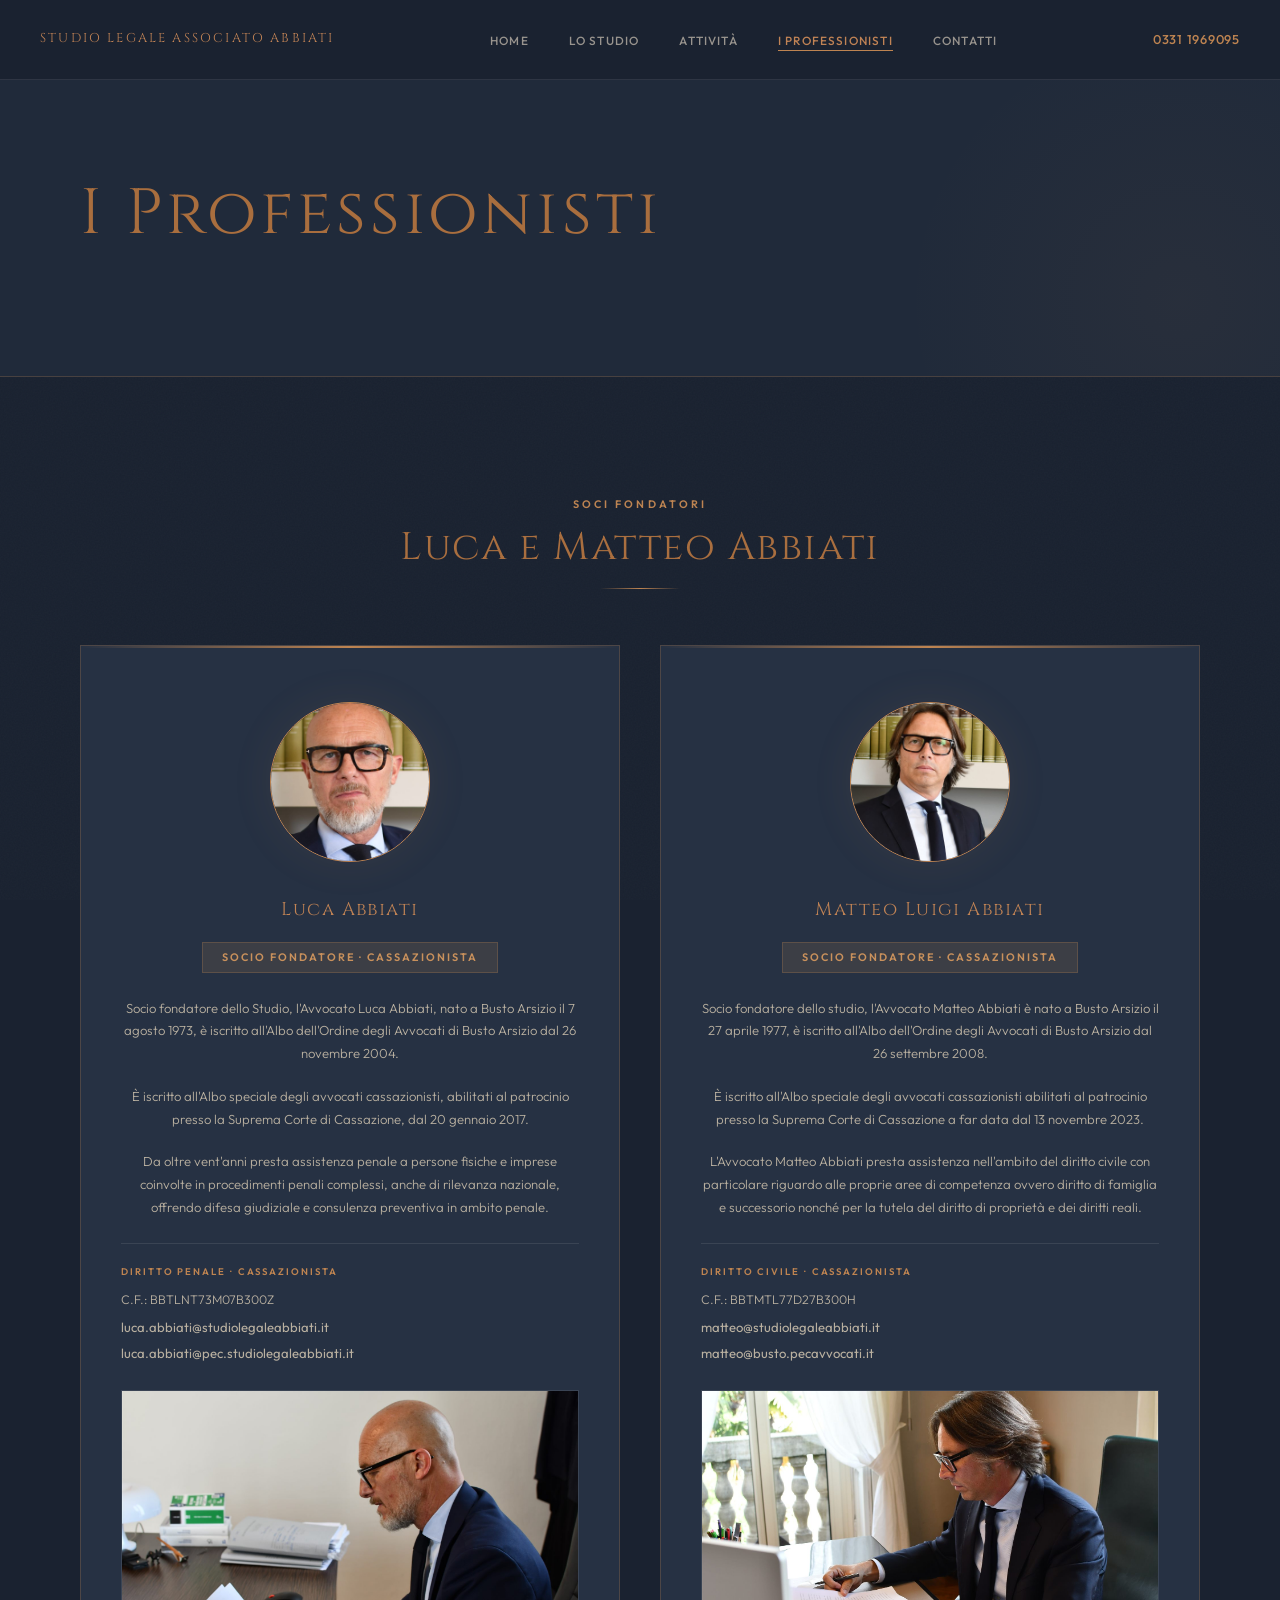
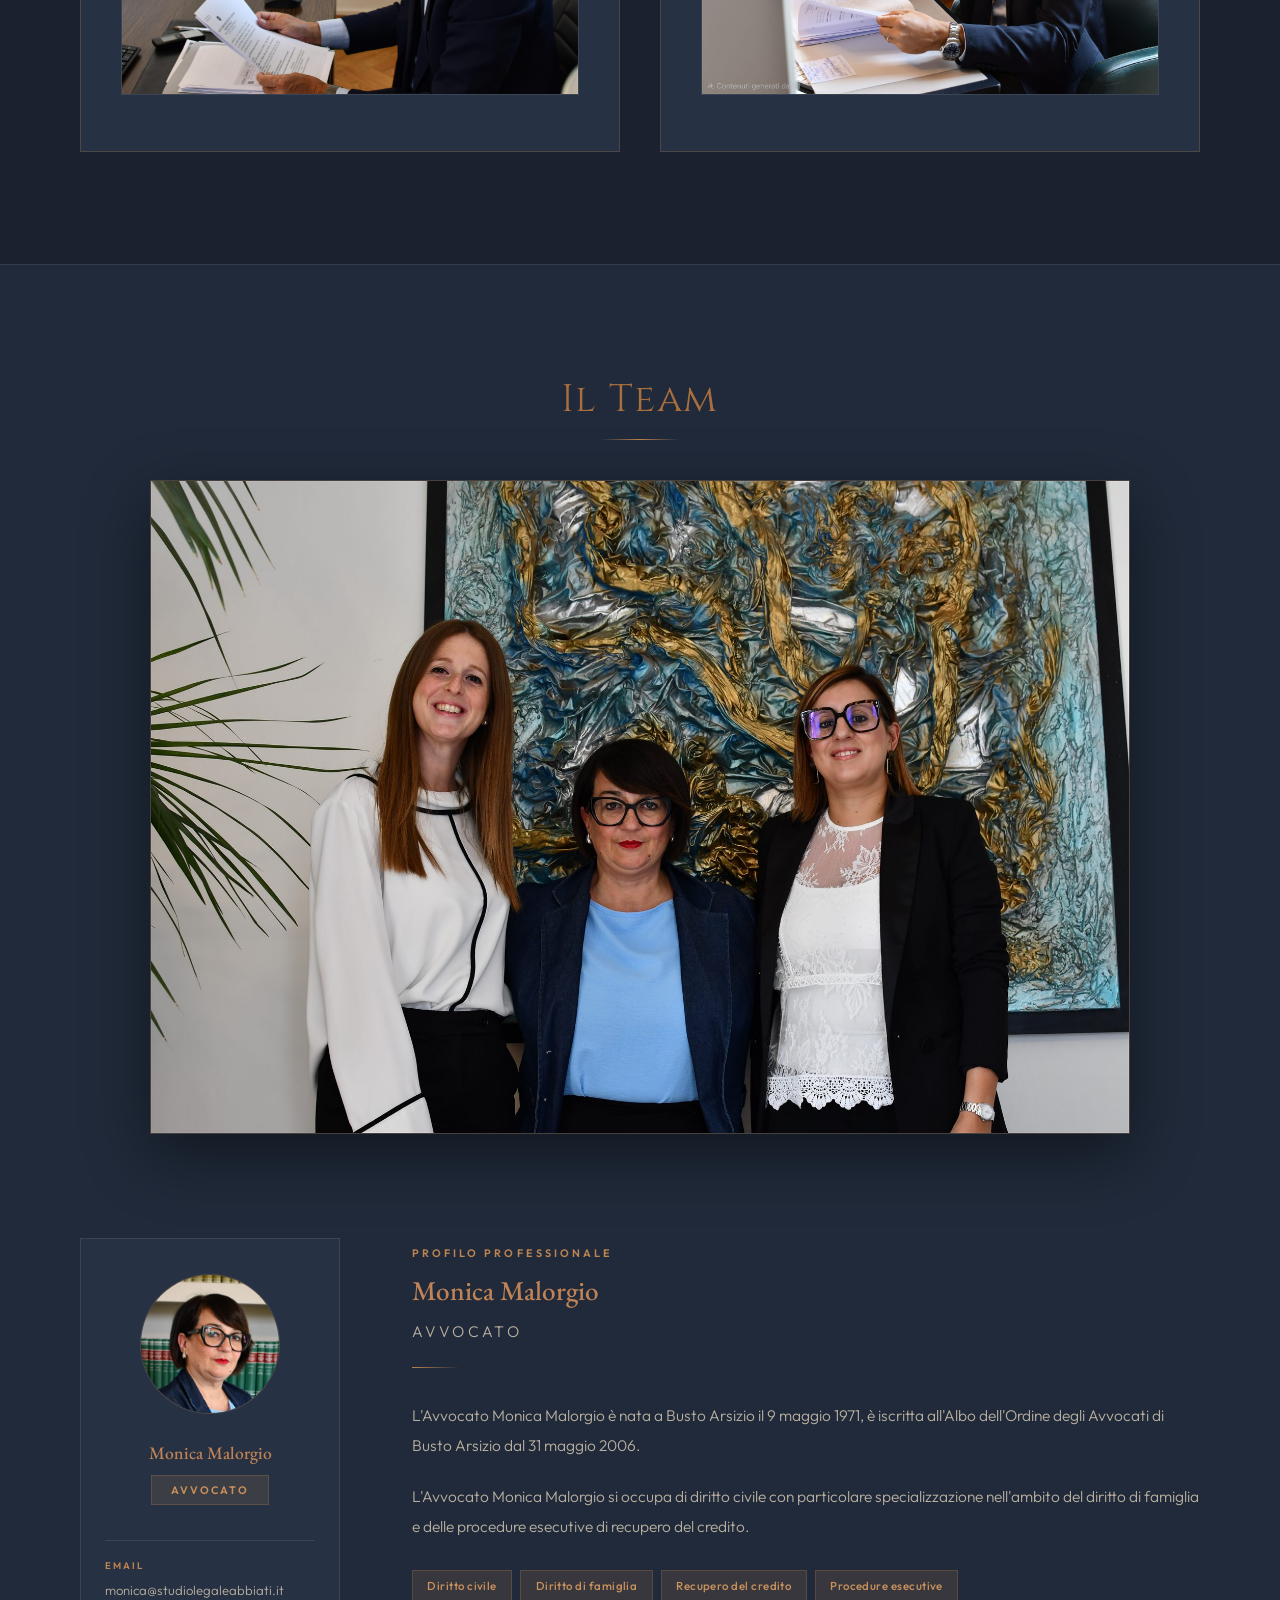
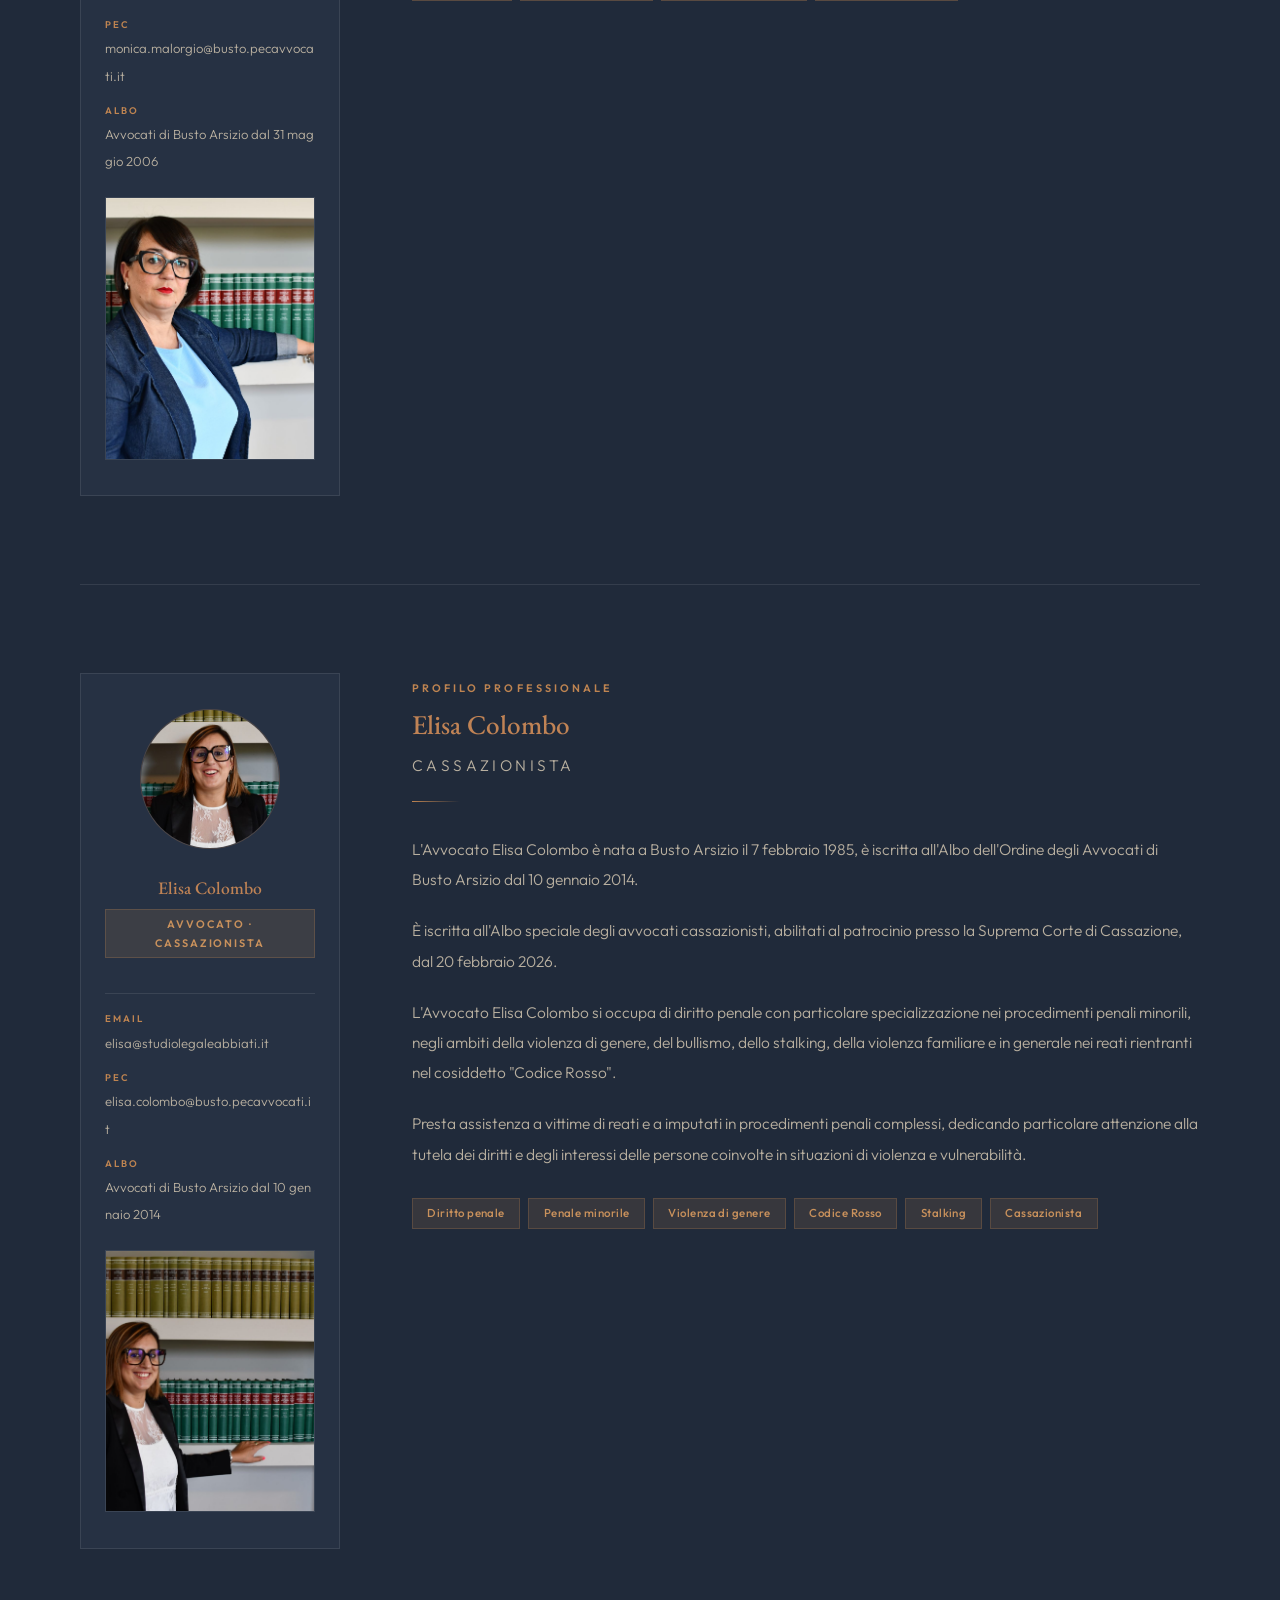
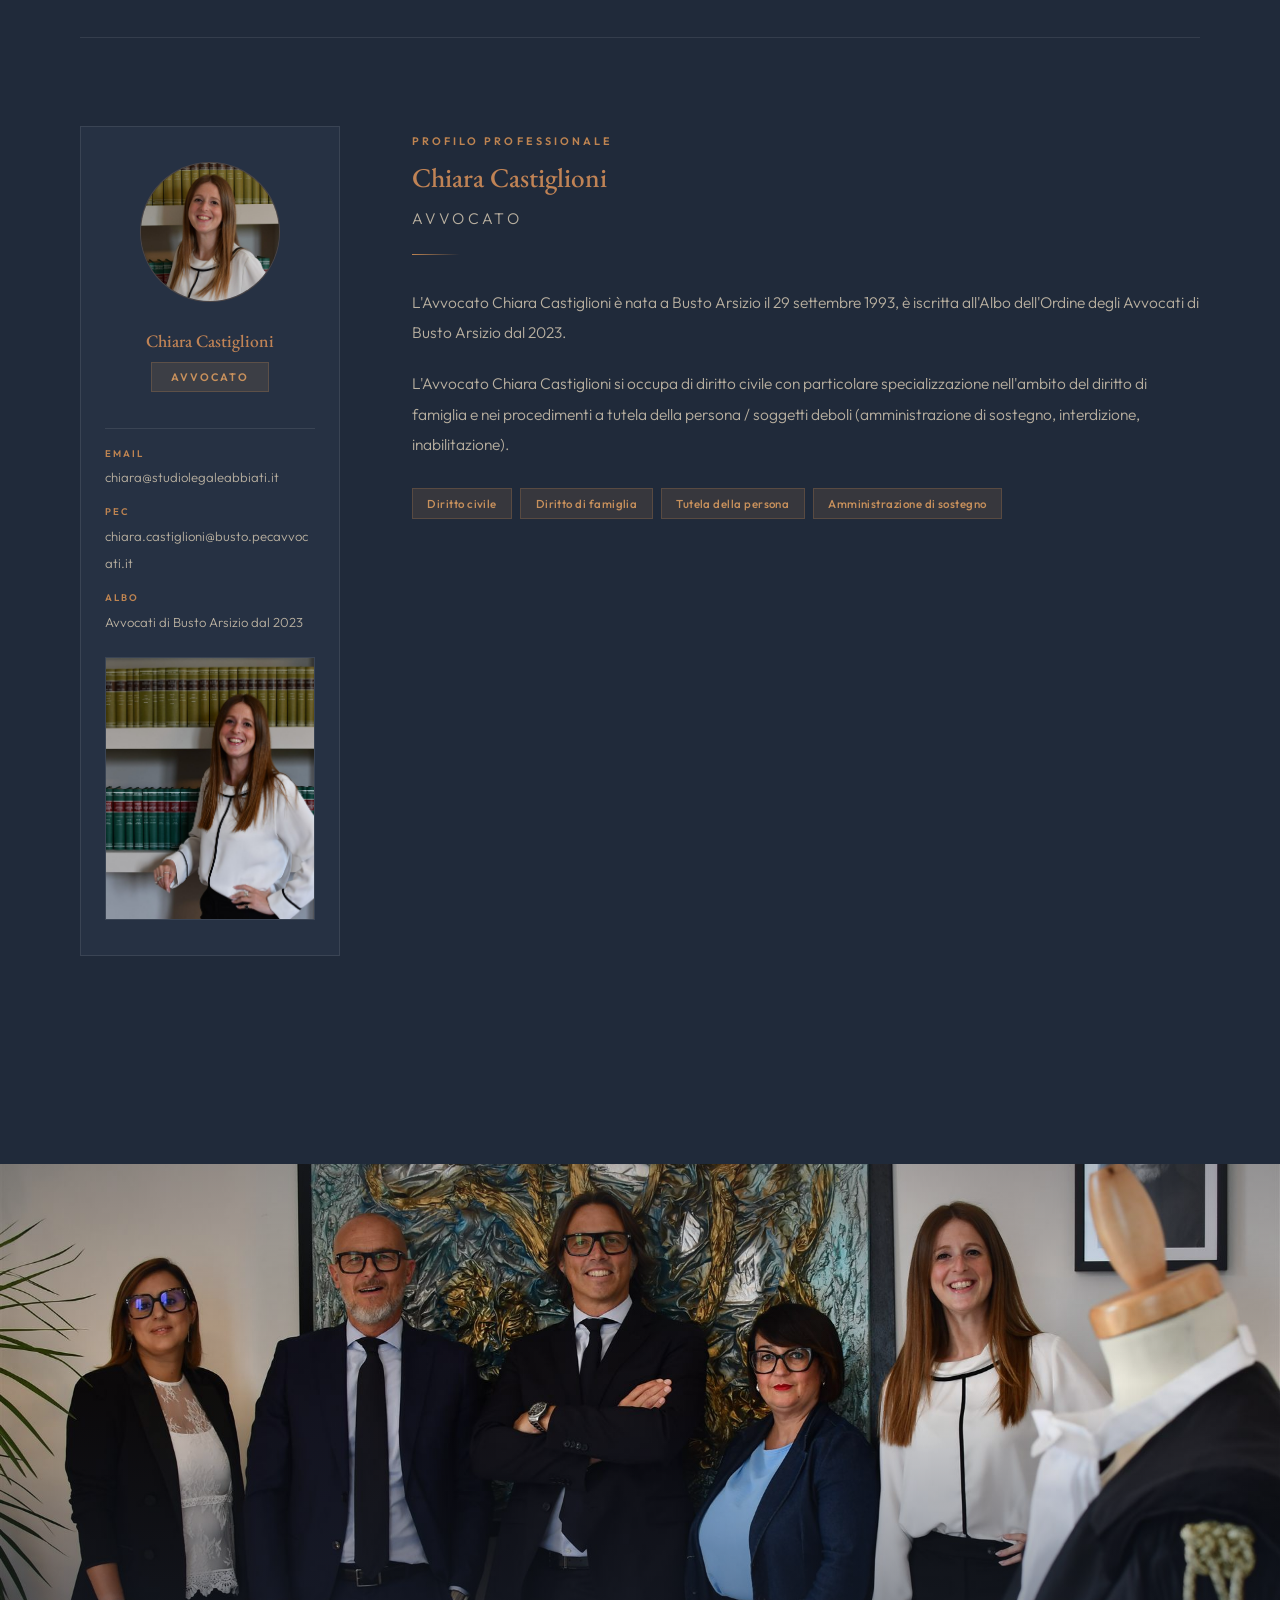
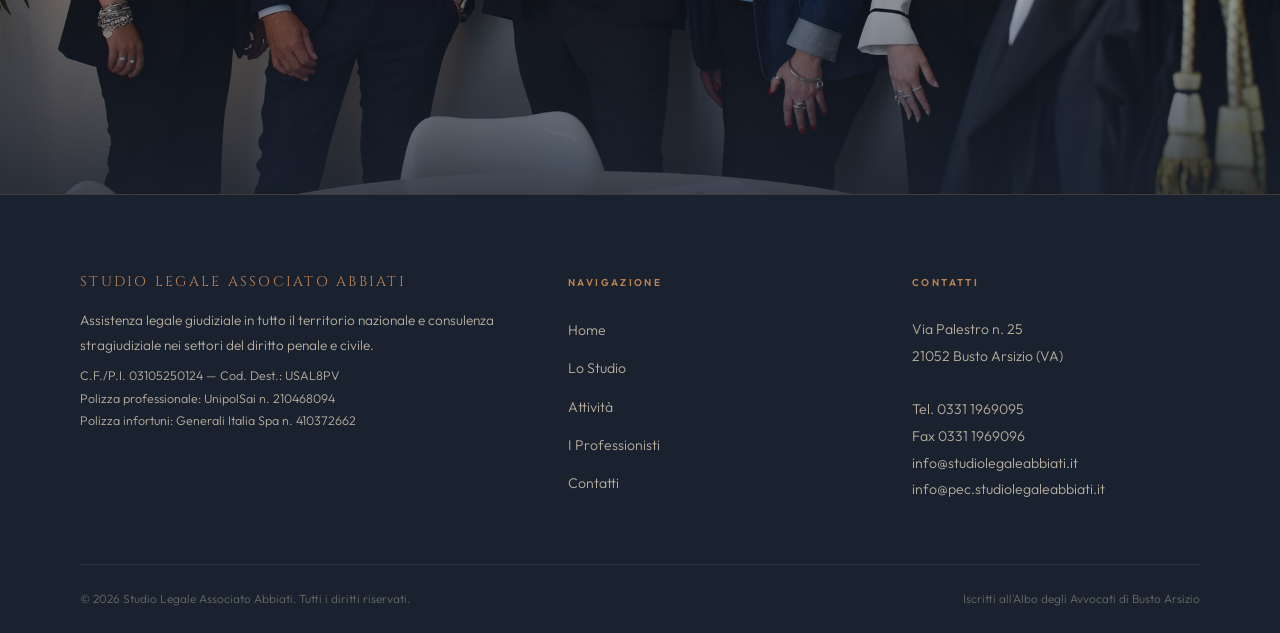
<file: bozza 3/i-professionisti.html>
<!DOCTYPE html>
<html lang="it">
<head>
  <meta charset="UTF-8" />
  <meta name="viewport" content="width=device-width, initial-scale=1.0" />
  <meta name="description" content="I Professionisti – Studio Legale Associato Abbiati. Luca Abbiati, Matteo Abbiati e collaboratori." />
  <title>I Professionisti – Studio Legale Associato Abbiati</title>
  <link rel="stylesheet" href="style.css" />
</head>
<body>

  <!-- ══ NAVBAR ══ -->
  <nav class="navbar" role="navigation" aria-label="Navigazione principale">
    <div class="navbar-inner">
      <a href="index.html" class="navbar-logo" aria-label="Studio Legale Abbiati – Homepage">
        <span class="wordmark wordmark-nav"><span class="wm-full">Studio Legale Associato Abbiati</span><span class="wm-short">Studio Legale Abbiati</span></span>
      </a>
      <ul class="navbar-links">
        <li><a href="index.html">Home</a></li>
        <li><a href="lo-studio.html">Lo Studio</a></li>
        <li><a href="attivita.html">Attività</a></li>
        <li><a href="i-professionisti.html">I Professionisti</a></li>
        <li><a href="contatti.html">Contatti</a></li>
      </ul>
      <div class="navbar-cta">
        <span class="navbar-phone">0331 1969095</span>
      </div>
      <button class="hamburger" aria-label="Apri menu" aria-expanded="false">
        <span></span><span></span><span></span>
      </button>
    </div>
  </nav>

  <!-- Mobile Menu -->
  <div class="mobile-menu" role="dialog" aria-label="Menu mobile">
    <ul>
      <li><a href="index.html">Home</a></li>
      <li><a href="lo-studio.html">Lo Studio</a></li>
      <li><a href="attivita.html">Attività</a></li>
      <li><a href="i-professionisti.html">I Professionisti</a></li>
      <li><a href="contatti.html">Contatti</a></li>
    </ul>
    <p class="mobile-phone">☎ 0331 1969095</p>
  </div>

  <!-- ══ PAGE HERO ══ -->
  <section class="page-hero" aria-label="I Professionisti">
    <div class="container">
      <h1 style="font-family:var(--font-display);font-weight:normal;letter-spacing:0.06em;">I Professionisti</h1>
    </div>
  </section>

  <!-- ══ SOCI FONDATORI ══ -->
  <section class="soci-section" aria-label="Soci fondatori">
    <div class="container">
      <div style="text-align:center;margin-bottom:0;">
        <span class="section-label">Soci fondatori</span>
        <h2 class="section-title-display" style="text-align:center;">Luca e Matteo Abbiati</h2>
        <div class="divider center"></div>
      </div>

      <div class="soci-grid">

        <!-- LUCA ABBIATI -->
        <article class="socio-card-large fade-in" aria-label="Profilo Avv. Luca Abbiati">
          <div class="socio-photo-xl">
            <img src="foto/luca-volto.jpg" alt="Avv. Luca Abbiati" />
          </div>
          <h3>Luca Abbiati</h3>
          <span class="role-badge" style="margin:0.6rem 0 1.5rem;display:inline-block;">Socio Fondatore · Cassazionista</span>
          <p style="font-size:0.82rem;color:var(--text-dim);line-height:1.75;font-weight:300;margin-bottom:1.2rem;">
            Socio fondatore dello Studio, l'Avvocato Luca Abbiati, nato a Busto Arsizio il
            7 agosto 1973, è iscritto all'Albo dell'Ordine degli Avvocati di Busto Arsizio
            dal 26 novembre 2004.
          </p>
          <p style="font-size:0.82rem;color:var(--text-dim);line-height:1.75;font-weight:300;margin-bottom:1.2rem;">
            È iscritto all'Albo speciale degli avvocati cassazionisti, abilitati al
            patrocinio presso la Suprema Corte di Cassazione, dal 20 gennaio 2017.
          </p>
          <p style="font-size:0.82rem;color:var(--text-dim);line-height:1.75;font-weight:300;margin-bottom:1.5rem;">
            Da oltre vent'anni presta assistenza penale a persone fisiche e imprese
            coinvolte in procedimenti penali complessi, anche di rilevanza nazionale,
            offrendo difesa giudiziale e consulenza preventiva in ambito penale.
          </p>
          <div style="border-top:1px solid var(--border);padding-top:1.2rem;text-align:left;">
            <p style="font-size:0.6rem;letter-spacing:0.2em;text-transform:uppercase;color:var(--gold);font-weight:600;margin-bottom:0.6rem;">Diritto Penale · Cassazionista</p>
            <p style="font-size:0.78rem;color:var(--text-dim);margin-bottom:0.4rem;font-weight:300;">C.F.: BBTLNT73M07B300Z</p>
            <a href="mailto:luca.abbiati@studiolegaleabbiati.it" style="font-size:0.82rem;color:var(--text-dim);display:block;transition:color 0.3s;margin-bottom:0.2rem;" onmouseover="this.style.color='var(--gold-light)'" onmouseout="this.style.color='var(--text-dim)'">luca.abbiati@studiolegaleabbiati.it</a>
            <a href="mailto:luca.abbiati@pec.studiolegaleabbiati.it" style="font-size:0.82rem;color:var(--text-dim);display:block;transition:color 0.3s;" onmouseover="this.style.color='var(--gold-light)'" onmouseout="this.style.color='var(--text-dim)'">luca.abbiati@pec.studiolegaleabbiati.it</a>
          </div>
          <div class="socio-gallery single">
            <img src="foto/luca-atti.jpg" alt="Avv. Luca Abbiati studia un fascicolo" loading="lazy" />
          </div>
        </article>

        <!-- MATTEO ABBIATI -->
        <article class="socio-card-large fade-in" aria-label="Profilo Avv. Matteo Luigi Abbiati">
          <div class="socio-photo-xl">
            <img src="foto/matteo-volto.jpg" alt="Avv. Matteo Luigi Abbiati" />
          </div>
          <h3>Matteo Luigi Abbiati</h3>
          <span class="role-badge" style="margin:0.6rem 0 1.5rem;display:inline-block;">Socio Fondatore · Cassazionista</span>
          <p style="font-size:0.82rem;color:var(--text-dim);line-height:1.75;font-weight:300;margin-bottom:1.2rem;">
            Socio fondatore dello studio, l'Avvocato Matteo Abbiati è nato a Busto Arsizio
            il 27 aprile 1977, è iscritto all'Albo dell'Ordine degli Avvocati di Busto
            Arsizio dal 26 settembre 2008.
          </p>
          <p style="font-size:0.82rem;color:var(--text-dim);line-height:1.75;font-weight:300;margin-bottom:1.2rem;">
            È iscritto all'Albo speciale degli avvocati cassazionisti abilitati al
            patrocinio presso la Suprema Corte di Cassazione a far data dal 13 novembre 2023.
          </p>
          <p style="font-size:0.82rem;color:var(--text-dim);line-height:1.75;font-weight:300;margin-bottom:1.5rem;">
            L'Avvocato Matteo Abbiati presta assistenza nell'ambito del diritto civile con
            particolare riguardo alle proprie aree di competenza ovvero diritto di famiglia
            e successorio nonché per la tutela del diritto di proprietà e dei diritti reali.
          </p>
          <div style="border-top:1px solid var(--border);padding-top:1.2rem;text-align:left;">
            <p style="font-size:0.6rem;letter-spacing:0.2em;text-transform:uppercase;color:var(--gold);font-weight:600;margin-bottom:0.6rem;">Diritto Civile · Cassazionista</p>
            <p style="font-size:0.78rem;color:var(--text-dim);margin-bottom:0.4rem;font-weight:300;">C.F.: BBTMTL77D27B300H</p>
            <a href="mailto:matteo@studiolegaleabbiati.it" style="font-size:0.82rem;color:var(--text-dim);display:block;transition:color 0.3s;margin-bottom:0.2rem;" onmouseover="this.style.color='var(--gold-light)'" onmouseout="this.style.color='var(--text-dim)'">matteo@studiolegaleabbiati.it</a>
            <a href="mailto:matteo@busto.pecavvocati.it" style="font-size:0.82rem;color:var(--text-dim);display:block;transition:color 0.3s;" onmouseover="this.style.color='var(--gold-light)'" onmouseout="this.style.color='var(--text-dim)'">matteo@busto.pecavvocati.it</a>
          </div>
          <div class="socio-gallery single">
            <img src="foto/matteo-finestra.jpg" alt="Avv. Matteo Abbiati esamina un fascicolo" loading="lazy" />
          </div>
        </article>

      </div>
    </div>
  </section>

  <!-- ══ COLLABORATORI ══ -->
  <section class="collaboratori-section" aria-label="Il team">
    <div class="container">
      <div style="text-align:center;margin-bottom:0;">
        <h2 class="section-title-display" style="text-align:center;">Il Team</h2>
        <div class="divider center"></div>
      </div>

      <div class="section-opener-photo fade-in" style="margin-top:2.5rem;">
        <img src="foto/collaboratrici-insieme.jpg" alt="Le Avvocatesse Chiara Castiglioni, Monica Malorgio ed Elisa Colombo" loading="lazy" />
      </div>

      <div class="collaboratori-grid" style="padding-top:2rem;">

        <!-- ── MONICA MALORGIO ── -->
        <article class="collaboratore-block fade-in" aria-label="Profilo Avv. Monica Malorgio">

          <div class="collaboratore-sidebar">
            <div class="collaboratore-card">
              <div class="collaboratore-photo"><img src="foto/volto-malorgio.jpg" alt="Avv. Monica Malorgio" /></div>
              <p class="name">Monica Malorgio</p>
              <span class="role-badge">Avvocato</span>
              <ul class="mini-contact">
                <li>
                  <span class="lbl">Email</span>
                  <a href="mailto:monica@studiolegaleabbiati.it" class="val">monica@studiolegaleabbiati.it</a>
                </li>
                <li>
                  <span class="lbl">PEC</span>
                  <a href="mailto:monica.malorgio@busto.pecavvocati.it" class="val">monica.malorgio@busto.pecavvocati.it</a>
                </li>
                <li>
                  <span class="lbl">Albo</span>
                  <span class="val">Avvocati di Busto Arsizio dal 31 maggio 2006</span>
                </li>
              </ul>
              <img class="collaboratore-ritratto" src="foto/monica-ritratto.jpg" alt="Avv. Monica Malorgio nella biblioteca dello Studio" loading="lazy" />
            </div>
          </div>

          <div class="collaboratore-text">
            <span class="section-label">Profilo Professionale</span>
            <h2 class="section-title" style="font-size:1.7rem;">Monica Malorgio</h2>
            <p class="qualifica">Avvocato</p>
            <div class="divider"></div>
            <p>
              L'Avvocato Monica Malorgio è nata a Busto Arsizio il 9 maggio 1971, è iscritta
              all'Albo dell'Ordine degli Avvocati di Busto Arsizio dal 31 maggio 2006.
            </p>
            <p>
              L'Avvocato Monica Malorgio si occupa di diritto civile con particolare
              specializzazione nell'ambito del diritto di famiglia e delle procedure esecutive
              di recupero del credito.
            </p>
            <div class="competenze-inline">
              <span class="tag">Diritto civile</span>
              <span class="tag">Diritto di famiglia</span>
              <span class="tag">Recupero del credito</span>
              <span class="tag">Procedure esecutive</span>
            </div>
          </div>

        </article>

        <hr class="separator" />

        <!-- ── ELISA COLOMBO ── -->
        <article class="collaboratore-block fade-in" aria-label="Profilo Avv. Elisa Colombo">

          <div class="collaboratore-sidebar">
            <div class="collaboratore-card">
              <div class="collaboratore-photo"><img src="foto/volto-colombo.jpg" alt="Avv. Elisa Colombo" /></div>
              <p class="name">Elisa Colombo</p>
              <span class="role-badge">Avvocato · Cassazionista</span>
              <ul class="mini-contact">
                <li>
                  <span class="lbl">Email</span>
                  <a href="mailto:elisa@studiolegaleabbiati.it" class="val">elisa@studiolegaleabbiati.it</a>
                </li>
                <li>
                  <span class="lbl">PEC</span>
                  <a href="mailto:elisa.colombo@busto.pecavvocati.it" class="val">elisa.colombo@busto.pecavvocati.it</a>
                </li>
                <li>
                  <span class="lbl">Albo</span>
                  <span class="val">Avvocati di Busto Arsizio dal 10 gennaio 2014</span>
                </li>
              </ul>
              <img class="collaboratore-ritratto" src="foto/elisa-ritratto.jpg" alt="Avv. Elisa Colombo nella biblioteca dello Studio" loading="lazy" />
            </div>
          </div>

          <div class="collaboratore-text">
            <span class="section-label">Profilo Professionale</span>
            <h2 class="section-title" style="font-size:1.7rem;">Elisa Colombo</h2>
            <p class="qualifica">Cassazionista</p>
            <div class="divider"></div>
            <p>
              L'Avvocato Elisa Colombo è nata a Busto Arsizio il 7 febbraio 1985, è iscritta
              all'Albo dell'Ordine degli Avvocati di Busto Arsizio dal 10 gennaio 2014.
            </p>
            <p>
              È iscritta all'Albo speciale degli avvocati cassazionisti, abilitati al patrocinio presso
              la Suprema Corte di Cassazione, dal 20 febbraio 2026.
            </p>
            <p>
              L'Avvocato Elisa Colombo si occupa di diritto penale con particolare specializzazione
              nei procedimenti penali minorili, negli ambiti della violenza di genere, del bullismo,
              dello stalking, della violenza familiare e in generale nei reati rientranti nel cosiddetto
              "Codice Rosso".
            </p>
            <p>
              Presta assistenza a vittime di reati e a imputati in procedimenti penali complessi,
              dedicando particolare attenzione alla tutela dei diritti e degli interessi delle persone
              coinvolte in situazioni di violenza e vulnerabilità.
            </p>
            <div class="competenze-inline">
              <span class="tag">Diritto penale</span>
              <span class="tag">Penale minorile</span>
              <span class="tag">Violenza di genere</span>
              <span class="tag">Codice Rosso</span>
              <span class="tag">Stalking</span>
              <span class="tag">Cassazionista</span>
            </div>
          </div>

        </article>

        <hr class="separator" />

        <!-- ── CHIARA CASTIGLIONI ── -->
        <article class="collaboratore-block fade-in" aria-label="Profilo Avv. Chiara Castiglioni">

          <div class="collaboratore-sidebar">
            <div class="collaboratore-card">
              <div class="collaboratore-photo"><img src="foto/volto-castiglioni.jpg" alt="Avv. Chiara Castiglioni" /></div>
              <p class="name">Chiara Castiglioni</p>
              <span class="role-badge">Avvocato</span>
              <ul class="mini-contact">
                <li>
                  <span class="lbl">Email</span>
                  <a href="mailto:chiara@studiolegaleabbiati.it" class="val">chiara@studiolegaleabbiati.it</a>
                </li>
                <li>
                  <span class="lbl">PEC</span>
                  <a href="mailto:chiara.castiglioni@busto.pecavvocati.it" class="val">chiara.castiglioni@busto.pecavvocati.it</a>
                </li>
                <li>
                  <span class="lbl">Albo</span>
                  <span class="val">Avvocati di Busto Arsizio dal 2023</span>
                </li>
              </ul>
              <img class="collaboratore-ritratto" src="foto/chiara-ritratto.jpg" alt="Avv. Chiara Castiglioni nella biblioteca dello Studio" loading="lazy" />
            </div>
          </div>

          <div class="collaboratore-text">
            <span class="section-label">Profilo Professionale</span>
            <h2 class="section-title" style="font-size:1.7rem;">Chiara Castiglioni</h2>
            <p class="qualifica">Avvocato</p>
            <div class="divider"></div>
            <p>
              L'Avvocato Chiara Castiglioni è nata a Busto Arsizio il 29 settembre 1993,
              è iscritta all'Albo dell'Ordine degli Avvocati di Busto Arsizio dal 2023.
            </p>
            <p>
              L'Avvocato Chiara Castiglioni si occupa di diritto civile con particolare
              specializzazione nell'ambito del diritto di famiglia e nei procedimenti a tutela
              della persona / soggetti deboli (amministrazione di sostegno, interdizione,
              inabilitazione).
            </p>
            <div class="competenze-inline">
              <span class="tag">Diritto civile</span>
              <span class="tag">Diritto di famiglia</span>
              <span class="tag">Tutela della persona</span>
              <span class="tag">Amministrazione di sostegno</span>
            </div>
          </div>

        </article>

      </div>
    </div>
  </section>

  <!-- ══ IL TEAM AL COMPLETO ══ -->
  <section class="team-band frame-team-tavolo" aria-label="Il team al completo">
    <img src="foto/team-tavolo.jpg" alt="Il team dello Studio Legale Associato Abbiati nella sala riunioni" loading="lazy" />
  </section>

  <!-- ══ FOOTER ══ -->
  <footer class="footer" role="contentinfo">
    <div class="container">
      <div class="footer-grid">
        <div class="footer-brand">
          <span class="wordmark wordmark-foot"><span class="wm-full">Studio Legale Associato Abbiati</span><span class="wm-short">Studio Legale Abbiati</span></span>
          <p>Assistenza legale giudiziale in tutto il territorio nazionale e consulenza
          stragiudiziale nei settori del diritto penale e civile.</p>
          <p style="margin-top:0.5rem;font-size:0.78rem;">C.F./P.I. 03105250124 &mdash; Cod. Dest.: USAL8PV<br>Polizza professionale: UnipolSai n. 210468094<br>Polizza infortuni: Generali Italia Spa n. 410372662</p>
        </div>
        <div class="footer-col">
          <h4>Navigazione</h4>
          <ul>
            <li><a href="index.html">Home</a></li>
            <li><a href="lo-studio.html">Lo Studio</a></li>
            <li><a href="attivita.html">Attività</a></li>
            <li><a href="i-professionisti.html">I Professionisti</a></li>
            <li><a href="contatti.html">Contatti</a></li>
          </ul>
        </div>
        <div class="footer-col">
          <h4>Contatti</h4>
          <address>
            Via Palestro n. 25<br>
            21052 Busto Arsizio (VA)<br><br>
            <a href="tel:03311969095">Tel. 0331 1969095</a><br>
            <span>Fax 0331 1969096</span><br>
            <a href="mailto:info@studiolegaleabbiati.it">info@studiolegaleabbiati.it</a><br>
            <a href="mailto:info@pec.studiolegaleabbiati.it">info@pec.studiolegaleabbiati.it</a>
          </address>
        </div>
      </div>
      <div class="footer-bottom">
        <p>&copy; 2026 Studio Legale Associato Abbiati. Tutti i diritti riservati.</p>
        <p>Iscritti all'Albo degli Avvocati di Busto Arsizio</p>
      </div>
    </div>
  </footer>

  <script src="script.js"></script>
</body>
</html>
</file>
<file: bozza 3/style.css>
/* =============================================
   STUDIO LEGALE ASSOCIATO ABBIATI — BOZZA 3
   Stile: blu notte e bronzo
   ============================================= */

@import url('https://fonts.googleapis.com/css2?family=Cinzel:wght@400;500;600&family=EB+Garamond:ital,wght@0,400;0,500;0,700;1,400&family=Outfit:wght@300;400;500;600&display=swap');
/*
  Cinzel = web-equivalent di Engravers MT (stessa famiglia engraved, disponibile su tutti i dispositivi)
  Engravers MT resta prima scelta se installato localmente (Windows/Office)
*/

*, *::before, *::after {
  box-sizing: border-box;
  margin: 0;
  padding: 0;
}

:root {
  --ink:          #1A2230;
  --deep:         #202A3A;
  --surface:      #263143;
  --surface-2:    #2F3B4F;
  --gold:         #BE8451;
  --gold-light:   #C9915C;
  --gold-dim:     rgba(190,132,81,0.15);
  --gold-border:  rgba(190,132,81,0.25);
  --white:        #FFFFFF;
  --cream:        #C08355;
  --bronzo:       #A96E3E;
  --text:         #DDD3C0;
  --text-dim:     #B9B0A0;
  --border:       rgba(255,255,255,0.09);
  --font-serif:   'EB Garamond', 'Georgia', serif;
  --font-display: 'Engravers MT', 'Engravers', 'Cinzel', 'Copperplate Gothic Bold', 'Copperplate', 'Georgia', serif;
  --font-sans:    'Outfit', 'Helvetica Neue', Arial, sans-serif;
  --transition:   0.35s ease;
  --shadow:       0 4px 30px rgba(0,0,0,0.4);
  --shadow-gold:  0 8px 40px rgba(190,132,81,0.12);
  --max-w:        1200px;
}

html { scroll-behavior: smooth; font-size: 16px; }

body {
  font-family: var(--font-sans);
  color: var(--text);
  background: var(--ink);
  line-height: 1.7;
}

a { color: inherit; text-decoration: none; }
img { max-width: 100%; display: block; }

/* ── UTILITY ── */
.container {
  max-width: var(--max-w);
  margin: 0 auto;
  padding: 0 2.5rem;
}

.section-label {
  display: inline-block;
  font-family: var(--font-sans);
  font-size: 0.68rem;
  font-weight: 600;
  letter-spacing: 0.28em;
  text-transform: uppercase;
  color: var(--gold);
  margin-bottom: 0.75rem;
}

.section-title {
  font-family: var(--font-serif);
  font-size: clamp(2rem, 3.5vw, 3rem);
  color: var(--cream);
  line-height: 1.15;
  font-weight: 500;
  margin-bottom: 1rem;
}

.section-title.dark { color: var(--ink); }

.divider {
  width: 48px;
  height: 1px;
  background: linear-gradient(to right, var(--gold), transparent);
  margin: 1rem 0 2rem;
}
.divider.center { margin: 1rem auto 2rem; background: linear-gradient(to right, transparent, var(--gold), transparent); width: 80px; }

/* FADE-IN */
.fade-in {
  opacity: 0;
  transform: translateY(20px);
  transition: opacity 0.75s ease, transform 0.75s ease;
}
.fade-in.visible { opacity: 1; transform: translateY(0); }

/* ── NOISE TEXTURE OVERLAY ── */
body::before {
  content: '';
  position: fixed;
  inset: 0;
  z-index: 0;
  pointer-events: none;
  opacity: 0.025;
  background-image: url("data:image/svg+xml,%3Csvg xmlns='http://www.w3.org/2000/svg' width='300' height='300'%3E%3Cfilter id='noise'%3E%3CfeTurbulence type='fractalNoise' baseFrequency='0.65' numOctaves='3' stitchTiles='stitch'/%3E%3C/filter%3E%3Crect width='300' height='300' filter='url(%23noise)'/%3E%3C/svg%3E");
}

/* ── NAVBAR ── */
.navbar {
  position: fixed;
  top: 0; left: 0; right: 0;
  z-index: 1000;
  height: 80px;
  display: flex;
  align-items: center;
  padding: 0 2.5rem;
  background: rgba(26,34,48,0.9);
  backdrop-filter: blur(16px);
  -webkit-backdrop-filter: blur(16px);
  border-bottom: 1px solid var(--border);
  transition: background var(--transition), box-shadow var(--transition);
}

.navbar.scrolled {
  background: rgba(26,34,48,0.97);
  box-shadow: 0 1px 40px rgba(0,0,0,0.6);
}

.navbar-inner {
  max-width: var(--max-w);
  margin: 0 auto;
  width: 100%;
  display: flex;
  align-items: center;
  justify-content: space-between;
}

.navbar-logo {
  display: flex;
  flex-direction: column;
  line-height: 1.1;
}

.navbar-logo .logo-main {
  font-family: var(--font-serif);
  font-size: 1.25rem;
  font-weight: 500;
  color: var(--cream);
  letter-spacing: 0.06em;
}

.navbar-logo .logo-sub {
  font-family: var(--font-sans);
  font-size: 0.58rem;
  letter-spacing: 0.24em;
  text-transform: uppercase;
  color: var(--gold);
}

.navbar-links {
  display: flex;
  align-items: center;
  gap: 2.5rem;
  list-style: none;
}

.navbar-links a {
  font-family: var(--font-sans);
  font-size: 0.74rem;
  font-weight: 500;
  letter-spacing: 0.1em;
  text-transform: uppercase;
  color: rgba(221,211,192,0.65);
  transition: color var(--transition);
  position: relative;
  padding-bottom: 3px;
}

.navbar-links a::after {
  content: '';
  position: absolute;
  bottom: 0; left: 0;
  width: 0; height: 1px;
  background: var(--gold);
  transition: width var(--transition);
}

.navbar-links a:hover,
.navbar-links a.active { color: var(--cream); }
.navbar-links a:hover::after,
.navbar-links a.active::after { width: 100%; }

.navbar-cta { display: flex; align-items: center; }

.navbar-phone {
  font-family: var(--font-sans);
  font-size: 0.8rem;
  font-weight: 500;
  color: var(--gold);
  letter-spacing: 0.06em;
}

/* Hamburger */
.hamburger {
  display: none;
  flex-direction: column;
  justify-content: center;
  align-items: center;
  gap: 5px;
  cursor: pointer;
  min-width: 44px;
  min-height: 44px;
  padding: 4px;
  background: none;
  border: none;
}
.hamburger span {
  display: block;
  width: 22px; height: 1px;
  background: var(--cream);
  transition: all var(--transition);
}
.hamburger.open span:nth-child(1) { transform: translateY(6px) rotate(45deg); }
.hamburger.open span:nth-child(2) { opacity: 0; }
.hamburger.open span:nth-child(3) { transform: translateY(-6px) rotate(-45deg); }

/* Mobile menu */
.mobile-menu {
  display: none;
  position: fixed;
  top: 80px; left: 0; right: 0;
  background: var(--deep);
  z-index: 999;
  padding: 2rem 2.5rem 2.5rem;
  border-top: 1px solid var(--border);
  transform: translateY(-8px);
  opacity: 0;
  pointer-events: none;
  transition: all var(--transition);
}
.mobile-menu.open { opacity: 1; transform: translateY(0); pointer-events: all; }
.mobile-menu ul { list-style: none; display: flex; flex-direction: column; gap: 0; }
.mobile-menu a {
  display: block;
  padding: 1rem 0;
  font-size: 0.9rem;
  font-weight: 400;
  letter-spacing: 0.1em;
  color: var(--text);
  text-transform: uppercase;
  border-bottom: 1px solid var(--border);
  transition: color var(--transition);
}
.mobile-menu a:hover { color: var(--gold-light); }
.mobile-menu .mobile-phone { margin-top: 1.5rem; font-size: 1rem; color: var(--gold); font-weight: 500; }

/* ── HERO ── */
.hero {
  position: relative;
  min-height: 100vh;
  display: flex;
  align-items: center;
  overflow: hidden;
  background: var(--ink);
}

/* Geometric accent */
.hero::before {
  content: '';
  position: absolute;
  top: -200px; right: -200px;
  width: 700px; height: 700px;
  border-radius: 50%;
  background: radial-gradient(circle at center, rgba(190,132,81,0.06) 0%, transparent 70%);
  pointer-events: none;
}

.hero::after {
  content: '';
  position: absolute;
  bottom: -150px; left: -150px;
  width: 500px; height: 500px;
  border-radius: 50%;
  background: radial-gradient(circle at center, rgba(190,132,81,0.04) 0%, transparent 70%);
  pointer-events: none;
}

/* Fine diagonal lines */
.hero-lines {
  position: absolute;
  inset: 0;
  overflow: hidden;
  pointer-events: none;
  opacity: 0.4;
}

/* Velatura sul video: al posto del vecchio riquadro nero dietro al logo.
   Scurisce la fascia centrale quel tanto che basta a far leggere la scritta,
   lasciando visibile la villa sopra e sotto. */
.hero-photo .hero-scrim {
  position: absolute;
  inset: 0;
  z-index: 5;
  pointer-events: none;
  background:
    linear-gradient(to bottom,
      rgba(26,34,48,0.55) 0%,
      rgba(26,34,48,0.30) 22%,
      rgba(26,34,48,0.68) 45%,
      rgba(26,34,48,0.30) 68%,
      rgba(26,34,48,0.60) 100%);
}

.hero-lines::before {
  content: '';
  position: absolute;
  top: 0; left: 0; right: 0; bottom: 0;
  background:
    repeating-linear-gradient(
      -55deg,
      transparent,
      transparent 80px,
      rgba(190,132,81,0.03) 80px,
      rgba(190,132,81,0.03) 81px
    );
}

/* ── SERVICES ── */
.services {
  padding: 8rem 0;
  background: var(--deep);
}

.services-header {
  text-align: center;
  margin-bottom: 4.5rem;
}

/* ── PAGE HERO (inner pages) ── */
.page-hero {
  padding: 10rem 0 5.5rem;
  background: var(--deep);
  position: relative;
  overflow: hidden;
  border-bottom: 1px solid var(--gold-border);
}

.page-hero::before {
  content: '';
  position: absolute;
  top: 0; right: -200px;
  width: 600px; height: 600px;
  border-radius: 50%;
  background: radial-gradient(circle, rgba(190,132,81,0.05) 0%, transparent 65%);
  pointer-events: none;
}

.page-hero .container { position: relative; z-index: 1; }

.page-hero h1 {
  font-family: var(--font-serif);
  font-size: clamp(2.4rem, 5vw, 4rem);
  color: var(--bronzo);
  margin-bottom: 1.2rem;
  font-weight: 500;
}
.page-hero p {
  color: var(--text-dim);
  max-width: 580px;
  font-size: 1.02rem;
  line-height: 1.85;
  font-weight: 300;
}

/* ── ROLE BADGE ── */
.role-badge {
  display: inline-block;
  padding: 0.3rem 1.2rem;
  background: var(--gold-dim);
  border: 1px solid var(--gold-border);
  font-size: 0.68rem;
  letter-spacing: 0.18em;
  text-transform: uppercase;
  color: var(--gold-light);
  font-weight: 600;
  margin-bottom: 1.2rem;
}

/* ── COLLABORATORI ── */
.collaboratori-grid { display: flex; flex-direction: column; gap: 5.5rem; padding: 6rem 0; }
.collaboratore-block {
  display: grid;
  grid-template-columns: 260px 1fr;
  gap: 4.5rem;
  align-items: start;
}
.collaboratore-block:nth-child(even) { direction: rtl; }
.collaboratore-block:nth-child(even) > * { direction: ltr; }
.collaboratore-sidebar { position: sticky; top: 90px; }

.collaboratore-photo {
  width: 140px; height: 140px;
  border-radius: 50%;
  background: var(--surface);
  border: 1px solid var(--gold-border);
  display: flex; align-items: center; justify-content: center;
  font-family: var(--font-serif);
  font-size: 2.4rem; font-weight: 500;
  color: var(--gold);
  margin: 0 auto 1.5rem;
}

.collaboratore-card {
  text-align: center;
  background: var(--surface);
  border: 1px solid var(--border);
  padding: 2.2rem 1.5rem;
}
.collaboratore-card .name {
  font-family: var(--font-serif);
  font-size: 1.1rem; color: var(--cream); margin-bottom: 0.4rem; font-weight: 500;
}

.mini-contact {
  list-style: none;
  text-align: left;
  margin-top: 1rem;
  border-top: 1px solid var(--border);
  padding-top: 1rem;
}
.mini-contact li { margin-bottom: 0.8rem; }
.mini-contact .lbl {
  display: block; font-size: 0.6rem; letter-spacing: 0.2em;
  text-transform: uppercase; color: var(--gold); font-weight: 600; margin-bottom: 0.15rem;
}
.mini-contact .val { font-size: 0.82rem; color: var(--text-dim); word-break: break-all; font-weight: 300; }
.mini-contact a { color: var(--text); transition: color 0.2s; }
.mini-contact a:hover { color: var(--gold); }

.collaboratore-text p { font-size: 0.97rem; color: var(--text-dim); margin-bottom: 1.3rem; line-height: 1.95; font-weight: 300; }

.competenze-inline { display: flex; flex-wrap: wrap; gap: 0.5rem; margin-top: 1.8rem; }
.tag {
  display: inline-block;
  padding: 0.3rem 0.9rem;
  background: var(--gold-dim);
  border: 1px solid var(--gold-border);
  font-size: 0.72rem;
  color: var(--gold-light);
  font-weight: 500;
  letter-spacing: 0.04em;
}

.separator { border: none; border-top: 1px solid var(--border); margin: 0; }

/* ── FOOTER ── */
.footer {
  background: var(--ink);
  color: var(--text-dim);
  padding: 5rem 0 0;
  border-top: 1px solid var(--gold-border);
}

.footer-grid {
  display: grid;
  grid-template-columns: 1.5fr 1fr 1fr;
  gap: 3.5rem;
  padding-bottom: 3.5rem;
  border-bottom: 1px solid var(--border);
}

.footer-brand .logo-main {
  font-family: var(--font-serif);
  font-size: 1.2rem; color: var(--cream); font-weight: 500; letter-spacing: 0.05em;
}
.footer-brand .logo-sub {
  font-family: var(--font-sans);
  font-size: 0.58rem; letter-spacing: 0.24em;
  text-transform: uppercase; color: var(--gold);
}
.footer-brand p { margin-top: 1.2rem; font-size: 0.85rem; line-height: 1.8; font-weight: 300; }

.footer-col h4 {
  font-family: var(--font-sans);
  font-size: 0.62rem; font-weight: 600;
  letter-spacing: 0.24em; text-transform: uppercase;
  color: var(--gold); margin-bottom: 1.5rem;
}
.footer-col ul { list-style: none; }
.footer-col ul li { margin-bottom: 0.7rem; }
.footer-col ul a { font-size: 0.88rem; color: var(--text-dim); transition: color var(--transition); font-weight: 300; }
.footer-col ul a:hover { color: var(--cream); }
.footer-col address { font-style: normal; font-size: 0.88rem; line-height: 1.9; font-weight: 300; }
.footer-col address a { color: var(--text-dim); transition: color var(--transition); }
.footer-col address a:hover { color: var(--cream); }

.footer-bottom {
  padding: 1.5rem 0;
  display: flex; align-items: center;
  justify-content: space-between; flex-wrap: wrap; gap: 0.5rem;
}
.footer-bottom p { font-size: 0.74rem; color: rgba(185,176,160,0.5); font-weight: 300; }

/* ── RESPONSIVE ── */
@media (max-width: 1100px) {
  .footer-grid { grid-template-columns: 1fr 1fr; }
}

@media (max-width: 768px) {
  .navbar-links, .navbar-cta { display: none; }
  .hamburger { display: flex; }
  .mobile-menu { display: block; }
  .footer-grid { grid-template-columns: 1fr; gap: 2.5rem; }
  .footer-bottom { flex-direction: column; text-align: center; }
}

@media (max-width: 900px) {
  .collaboratore-block,
  .collaboratore-block:nth-child(even) { grid-template-columns: 1fr; direction: ltr; gap: 2.5rem; }
  .collaboratore-sidebar { position: static; max-width: 340px; margin: 0 auto; }
}

@media (max-width: 480px) {
  .container { padding: 0 1.5rem; }
}

/* ═══════════════════════════════════════════════
   NUOVI STILI – RISTRUTTURAZIONE SITO
   ═══════════════════════════════════════════════ */

/* ── HERO FOTO (sfondo video) ── */
.hero-photo {
  background: var(--ink);
  display: flex;
  align-items: center;
  justify-content: center;
  position: relative;
  overflow: hidden;
}

/* ── VIDEO HERO ── */
.hero-video {
  position: absolute;
  top: 0;
  left: 0;
  width: 100%;
  height: 100%;
  object-fit: cover;
  z-index: 1;
  /* ingrandito del 14%: taglia via la filigrana del generatore nell'angolo in basso a destra */
  transform: scale(1.14);
  transform-origin: 46% 44%;
}

/* ── LOGO SVG HERO ── */
.hero-logo-block {
  margin: 0 auto 2rem;
  padding: 0 1rem;
  display: block;
  width: fit-content;
  max-width: 100%;
}

/* ── HERO CENTRATO ── */
.hero-center-content {
  position: relative;
  z-index: 10;
  text-align: center;
  padding: 8rem 2.5rem 6rem;
  max-width: 100%;
  margin: 0;
  display: flex;
  flex-direction: column;
  justify-content: center;
  align-items: center;
}

/* ── SERVIZI 2 COLONNE (Aree di Competenza) ── */
.services-grid-2 {
  display: grid;
  grid-template-columns: 1fr 1fr;
  gap: 2px;
  background: var(--border);
  border: 1px solid var(--border);
}

.area-card-full {
  background: var(--surface);
  padding: 3rem 2.8rem;
  position: relative;
  overflow: hidden;
  transition: background var(--transition);
}

.area-card-full:hover { background: var(--surface-2); }

.area-card-full::before {
  content: '';
  position: absolute;
  top: 0; left: 0; right: 0;
  height: 2px;
  background: linear-gradient(to right, var(--gold), transparent);
}

.area-card-full h3 {
  font-family: var(--font-display);
  font-size: 1.15rem;
  color: var(--cream);
  font-weight: normal;
  letter-spacing: 0.08em;
  padding-bottom: 1rem;
  border-bottom: 1px solid var(--gold-border);
  margin-bottom: 1.8rem;
}

.area-card-full > p {
  font-size: 0.875rem;
  color: var(--text-dim);
  line-height: 1.95;
  font-weight: 300;
  margin-bottom: 0;
}

.area-sub {
  margin-top: 1.6rem;
}

.area-sub-title {
  font-family: var(--font-sans);
  font-size: 0.7rem;
  font-weight: 600;
  color: var(--gold-light);
  letter-spacing: 0.18em;
  text-transform: uppercase;
  margin-bottom: 0.5rem;
  display: flex;
  align-items: center;
  gap: 0.6rem;
}

.area-sub-title::before {
  content: '';
  display: inline-block;
  width: 14px;
  height: 1px;
  background: var(--gold);
  flex-shrink: 0;
}

.area-sub p {
  font-size: 0.865rem;
  color: var(--text-dim);
  line-height: 1.9;
  font-weight: 300;
}

/* ── CONTATTI FORMALI (in sostituzione del CTA Banner) ── */
.contatti-formali {
  padding: 7rem 0;
  background: var(--surface);
  border-top: 1px solid var(--gold-border);
  border-bottom: 1px solid var(--border);
}

.contatti-formali-grid {
  display: grid;
  grid-template-columns: 1fr 1fr 1fr;
  gap: 3.5rem;
  margin-top: 3rem;
}

.contatti-formali-block h3 {
  font-family: var(--font-sans);
  font-size: 0.62rem;
  font-weight: 600;
  letter-spacing: 0.24em;
  text-transform: uppercase;
  color: var(--gold);
  margin-bottom: 1.2rem;
}

.contatti-formali-block p,
.contatti-formali-block address {
  font-style: normal;
  font-size: 0.9rem;
  color: var(--text-dim);
  line-height: 1.85;
  font-weight: 300;
}

.contatti-formali-block a {
  color: var(--text-dim);
  display: block;
  transition: color var(--transition);
}

.contatti-formali-block a:hover { color: var(--gold-light); }

.orari-testo {
  font-size: 0.875rem;
  color: var(--text-dim);
  line-height: 1.85;
  font-weight: 300;
}

/* ── LO STUDIO – sezioni alternate ── */
.studio-block {
  padding: 7rem 0;
}

.studio-block:nth-child(odd) { background: var(--ink); }
.studio-block:nth-child(even) { background: var(--deep); }

.studio-cols {
  display: grid;
  grid-template-columns: 1fr 1fr;
  gap: 6rem;
  align-items: center;
}

.studio-cols.reverse { direction: rtl; }
.studio-cols.reverse > * { direction: ltr; }

.studio-video {
  width: 100%;
  height: 340px;
  object-fit: cover;
  border: 1px solid var(--border);
}

.studio-text p {
  font-size: 0.97rem;
  color: var(--text-dim);
  line-height: 1.95;
  font-weight: 300;
}

/* ── ATTIVITÀ PAGE ── */
.attivita-block {
  padding: 6.5rem 0;
}

.attivita-block:nth-child(odd) { background: var(--ink); }
.attivita-block:nth-child(even) { background: var(--deep); }

.attivita-inner {
  max-width: 820px;
}

.attivita-header {
  border-bottom: 1px solid var(--gold-border);
  padding-bottom: 1.5rem;
  margin-bottom: 2.5rem;
}

.attivita-header h2 {
  font-family: var(--font-display);
  font-size: clamp(1.5rem, 2.5vw, 2.2rem);
  color: var(--cream);
  font-weight: normal;
  letter-spacing: 0.06em;
}

.attivita-text p {
  font-size: 0.94rem;
  color: var(--text-dim);
  line-height: 1.98;
  font-weight: 300;
  margin-bottom: 1.3rem;
}

.attivita-sub {
  margin-top: 2.5rem;
  padding-top: 2rem;
  border-top: 1px solid var(--border);
}

.attivita-sub-title {
  font-family: var(--font-serif);
  font-size: 1.05rem;
  color: var(--cream);
  font-weight: 500;
  margin-bottom: 0.9rem;
  display: flex;
  align-items: center;
  gap: 0.75rem;
}

.attivita-sub-title::before {
  content: '';
  display: inline-block;
  width: 20px;
  height: 1px;
  background: var(--gold);
  flex-shrink: 0;
}

/* ── I PROFESSIONISTI PAGE ── */
.soci-section {
  padding: 7rem 0;
  background: var(--ink);
}

.soci-grid {
  display: grid;
  grid-template-columns: 1fr 1fr;
  gap: 2.5rem;
  margin-top: 3.5rem;
}

.socio-card-large {
  background: var(--surface);
  border: 1px solid var(--gold-border);
  padding: 3.5rem 2.5rem;
  text-align: center;
  position: relative;
  overflow: hidden;
  transition: all var(--transition);
}

.socio-card-large::before {
  content: '';
  position: absolute;
  top: 0; left: 0; right: 0;
  height: 2px;
  background: linear-gradient(to right, transparent, var(--gold), transparent);
}

.socio-card-large:hover {
  background: var(--surface-2);
  box-shadow: var(--shadow-gold);
}

.socio-photo-xl {
  width: 160px; height: 160px;
  border-radius: 50%;
  margin: 0 auto 2rem;
  background: var(--surface-2);
  border: 1px solid var(--gold);
  display: flex;
  align-items: center;
  justify-content: center;
  font-family: var(--font-display);
  font-size: 2.2rem;
  color: var(--gold);
  box-shadow: 0 0 40px rgba(190,132,81,0.1);
  transition: box-shadow var(--transition);
}

.socio-card-large:hover .socio-photo-xl {
  box-shadow: 0 0 50px rgba(190,132,81,0.2);
}

.socio-card-large h3 {
  font-family: var(--font-display);
  font-size: 1.15rem;
  color: var(--cream);
  font-weight: normal;
  letter-spacing: 0.08em;
  margin-bottom: 0.5rem;
}

.collaboratori-section {
  padding: 7rem 0;
  background: var(--deep);
  border-top: 1px solid var(--border);
}

/* ── SECTION TITLE con font display ── */
.section-title-display {
  font-family: var(--font-display);
  font-size: clamp(1.8rem, 3vw, 2.8rem);
  color: var(--bronzo);
  line-height: 1.2;
  font-weight: normal;
  letter-spacing: 0.04em;
  margin-bottom: 1rem;
}

/* ── RESPONSIVE NUOVI STILI ── */
@media (max-width: 1100px) {
  .contatti-formali-grid { grid-template-columns: 1fr 1fr; gap: 2.5rem; }
  .studio-cols { grid-template-columns: 1fr; gap: 3rem; }
  .studio-cols.reverse { direction: ltr; }
  .soci-grid { grid-template-columns: 1fr; max-width: 480px; margin-left: auto; margin-right: auto; }
}

@media (max-width: 768px) {
  .services-grid-2 { grid-template-columns: 1fr; }
  .contatti-formali-grid { grid-template-columns: 1fr; gap: 2rem; }
  .hero-photo { background-attachment: scroll; }
}

@media (max-width: 480px) {
  .hero-center-content { padding: 7rem 1.5rem 5rem; }
  .area-card-full { padding: 2.5rem 1.8rem; }
}

/* ── LOGO PNG (nuovo logo – sfondo trasparente) ── */
.navbar-logo-img {
  height: 60px;
  width: auto;
  display: block;
}
.hero-logo-img {
  /* larghezza del box (immagine + padding orizzontale 3rem+3rem) = 86vw totali, per non traboccare su schermi stretti */
  max-width: 360px;
  width: calc(86vw - 6rem);
  height: auto;
  display: block;
  margin: 0 auto;
  opacity: 0.85;
}
.footer-logo-img {
  height: 96px;
  width: auto;
  display: block;
  margin-bottom: 1rem;
}


/* ── MARCHIO TESTUALE (sostituisce il logo immagine) ── */
.wordmark {
  font-family: var(--font-display);
  font-weight: normal;
  text-transform: uppercase;
  white-space: nowrap;
  line-height: 1;
  display: block;
  color: var(--cream);
}
.wordmark-nav {
  font-size: clamp(0.58rem, 1.05vw, 0.8rem);
  letter-spacing: 0.17em;
}
.wordmark-hero {
  /* 31 caratteri su una riga sola: la misura e' calibrata perche' la scritta
     occupi circa il 73% della larghezza dello schermo a qualunque dimensione. */
  font-size: min(2.5rem, 2.55vw);
  letter-spacing: 0.13em;
  color: var(--bronzo);
  text-align: center;
  text-shadow: 0 2px 26px rgba(0,0,0,0.9), 0 0 80px rgba(0,0,0,0.65);
}
.wordmark-foot {
  font-size: clamp(0.66rem, 1.4vw, 0.88rem);
  letter-spacing: 0.16em;
  margin-bottom: 1rem;
}
/* Nome intero da tablet in su, nome corto sul telefono:
   31 caratteri su una riga sola su schermo stretto verrebbero 13px. */
.wm-short { display: none; }

@media (max-width: 900px) {
  .wordmark-nav  { font-size: 0.62rem; letter-spacing: 0.12em; }
  .wordmark-hero { font-size: 2.8vw; letter-spacing: 0.07em; }
}
@media (max-width: 600px) {
  .wm-full  { display: none; }
  .wm-short { display: inline; }
  /* 21 caratteri invece di 31: la scritta puo' respirare */
  .wordmark-hero { font-size: 4.6vw; letter-spacing: 0.05em; }
  .wordmark-nav  { font-size: 0.68rem; letter-spacing: 0.13em; }
}

@media (max-width: 420px) {
  .wordmark-nav { letter-spacing: 0.07em; }
}

/* ── HOME INTRO SECTION ── */
.home-intro-section {
  padding: 7rem 0 5rem;
  background: var(--ink);
  border-bottom: 1px solid var(--border);
}
.home-intro-inner {
  max-width: 820px;
}
.home-intro-inner p {
  font-size: 0.97rem;
  color: var(--text-dim);
  line-height: 1.95;
  font-weight: 300;
  margin-bottom: 1.2rem;
}
.home-intro-list {
  list-style: none;
  margin: 1.5rem 0 2rem 0;
  padding: 0;
  border-left: 2px solid var(--gold-border);
  padding-left: 1.5rem;
}
.home-intro-list li {
  font-size: 0.94rem;
  color: var(--cream);
  padding: 0.4rem 0;
  font-weight: 300;
  letter-spacing: 0.02em;
}
.home-section-subtitle {
  font-family: var(--font-serif);
  font-size: 1.35rem;
  color: var(--cream);
  font-weight: 500;
  margin: 2.5rem 0 0.8rem;
}
.home-approach-list,
.home-team-list {
  list-style: none;
  padding: 0;
  margin: 0.8rem 0 1.5rem 0;
}
.home-approach-list li,
.home-team-list li {
  font-size: 0.94rem;
  color: var(--text-dim);
  padding: 0.4rem 0;
  border-bottom: 1px solid var(--border);
  font-weight: 300;
  display: flex;
  align-items: flex-start;
  gap: 0.7rem;
}
.home-approach-list li::before,
.home-team-list li::before {
  content: '›';
  color: var(--gold);
  font-size: 1rem;
  flex-shrink: 0;
}

/* ── RECAPITI LEGALI (P.IVA, Polizze, Cod. Dest.) ── */
.recapiti-legali-block p {
  font-style: normal;
  font-size: 0.85rem;
  color: var(--text-dim);
  line-height: 1.85;
  font-weight: 300;
}

/* ── ACCESSIBILITÀ: FOCUS-VISIBLE ── */
a:focus-visible,
button:focus-visible,
.hamburger:focus-visible {
  outline: 2px solid var(--gold);
  outline-offset: 3px;
  border-radius: 2px;
}

.navbar-links a:focus-visible,
.mobile-menu a:focus-visible {
  color: var(--cream);
  outline-offset: 4px;
}

/* ── SOCI FONDATORI (homepage, blocchi editoriali alternati) ── */
.founders-section {
  padding: 7rem 0 5rem;
  background: var(--deep);
  border-bottom: 1px solid var(--border);
}

.founder-row {
  display: grid;
  grid-template-columns: 1.1fr 1fr;
  gap: 4rem;
  align-items: center;
  margin-bottom: 5rem;
}

.founder-row.reverse .founder-photo { order: 2; }
.founder-row.reverse .founder-text  { order: 1; }

.founder-photo {
  overflow: hidden;
  border: 1px solid var(--gold-border);
  box-shadow: 0 20px 60px rgba(0,0,0,0.45);
}

.founder-photo img {
  display: block;
  width: 100%;
  height: 480px;
  object-fit: cover;
  transition: transform 1.2s cubic-bezier(0.22, 1, 0.36, 1);
}

.founder-row:hover .founder-photo img { transform: scale(1.045); }

.founder-text h3 {
  font-family: var(--font-display);
  font-size: clamp(1.4rem, 2.2vw, 2rem);
  color: var(--cream);
  font-weight: normal;
  letter-spacing: 0.05em;
  margin: 0.8rem 0 0.5rem;
}

.founder-text p {
  font-size: 0.92rem;
  color: var(--text-dim);
  line-height: 1.85;
  font-weight: 300;
  margin-bottom: 1.1rem;
}

.founder-link {
  display: inline-block;
  margin-top: 0.4rem;
  font-size: 0.72rem;
  letter-spacing: 0.18em;
  text-transform: uppercase;
  color: var(--gold);
  font-weight: 600;
  border-bottom: 1px solid var(--gold-border);
  padding-bottom: 0.35rem;
  transition: color var(--transition), border-color var(--transition);
}

.founder-link::after {
  content: ' →';
}

.founder-link:hover {
  color: var(--gold-light);
  border-color: var(--gold);
}

/* ── FASCIA FOTOGRAFICA PARALLAX (homepage) ── */
.photo-band {
  position: relative;
  min-height: 380px;
  background-image: url('foto/matteo-lampada.jpg');
  background-size: cover;
  background-position: center 35%;
  background-attachment: fixed;
  display: flex;
  align-items: center;
  justify-content: center;
}

.photo-band::before {
  content: '';
  position: absolute;
  inset: 0;
  background: linear-gradient(to bottom, rgba(26,34,48,0.72), rgba(26,34,48,0.45), rgba(26,34,48,0.72));
}

.photo-band-content {
  position: relative;
  text-align: center;
  padding: 3rem 1.5rem;
}

.photo-band-text {
  font-family: var(--font-display);
  font-size: clamp(1.2rem, 2.4vw, 1.9rem);
  color: var(--cream);
  letter-spacing: 0.12em;
  text-transform: uppercase;
  text-shadow: 0 2px 24px rgba(0,0,0,0.7);
}

/* ── FOTO PROFILO SOCI (pagina professionisti) ── */
.socio-photo-xl img {
  width: 100%;
  height: 100%;
  object-fit: cover;
  border-radius: 50%;
}

.collaboratore-photo img {
  width: 100%;
  height: 100%;
  object-fit: cover;
  border-radius: 50%;
  display: block;
}

/* ── GALLERIA SOCI con lightbox ── */
.socio-gallery {
  display: grid;
  grid-template-columns: 1fr 1fr;
  gap: 0.8rem;
  margin-top: 1.6rem;
}

.socio-gallery.single {
  grid-template-columns: 1fr;
  max-width: 460px;
}

.socio-gallery.single img { cursor: default; }
.socio-gallery.single img:hover { transform: none; opacity: 1; }

.socio-gallery img {
  display: block;
  width: 100%;
  aspect-ratio: 3 / 2;
  object-fit: cover;
  border: 1px solid var(--border);
  cursor: pointer;
  transition: transform var(--transition), border-color var(--transition), opacity var(--transition);
}

.socio-gallery img:hover {
  transform: scale(1.03);
  border-color: var(--gold-border);
  opacity: 0.92;
}

.qualifica {
  font-family: var(--font-sans);
  font-size: 0.7rem;
  font-weight: 600;
  letter-spacing: 0.22em;
  text-transform: uppercase;
  color: var(--gold);
  margin-top: -0.4rem;
  margin-bottom: 0.9rem;
}

/* ── LIGHTBOX ── */
.lightbox-overlay {
  position: fixed;
  inset: 0;
  background: rgba(26,34,48,0.94);
  display: flex;
  align-items: center;
  justify-content: center;
  z-index: 2000;
  opacity: 0;
  visibility: hidden;
  transition: opacity 0.35s ease, visibility 0.35s ease;
  padding: 3rem 1.5rem;
}

.lightbox-overlay.open {
  opacity: 1;
  visibility: visible;
}

.lightbox-overlay img {
  max-width: min(1100px, 92vw);
  max-height: 86vh;
  object-fit: contain;
  border: 1px solid var(--gold-border);
  box-shadow: 0 30px 90px rgba(0,0,0,0.8);
  transform: scale(0.96);
  transition: transform 0.35s ease;
}

.lightbox-overlay.open img { transform: scale(1); }

.lightbox-close {
  position: absolute;
  top: 1.2rem;
  right: 1.6rem;
  background: none;
  border: none;
  color: var(--cream);
  font-size: 2.4rem;
  line-height: 1;
  cursor: pointer;
  transition: color var(--transition);
}

.lightbox-close:hover { color: var(--gold-light); }

/* ── FASCIA TEAM A TUTTA LARGHEZZA ── */
.team-band {
  position: relative;
  overflow: hidden;
  background: var(--ink);
}

.team-band img {
  display: block;
  width: 100%;
  height: clamp(460px, 70vh, 780px);
  object-fit: cover;
  object-position: center 40%;
}

/* Inquadrature per singola foto: ogni scatto ha i soggetti a un'altezza diversa,
   quindi il punto di ritaglio va scelto foto per foto. */
.team-band.frame-team-home img    { object-position: center 74%; }
.team-band.frame-team-tavolo img  { object-position: center 16%; }
.team-band.frame-vetrata img      { object-position: center 61%; }

.team-band-compact img {
  height: clamp(340px, 46vh, 520px);
}

.team-band::after {
  content: '';
  position: absolute;
  inset: 0;
  background: linear-gradient(to bottom, rgba(26,34,48,0.28) 0%, rgba(26,34,48,0) 35%, rgba(26,34,48,0.82) 100%);
  pointer-events: none;
}

.team-band-caption {
  position: absolute;
  left: 0; right: 0; bottom: 0;
  padding: 2.2rem 0;
  z-index: 2;
}

.team-band-title {
  font-family: var(--font-display);
  font-size: clamp(1.3rem, 2.6vw, 2.1rem);
  color: var(--cream);
  letter-spacing: 0.08em;
  margin-top: 0.4rem;
  text-shadow: 0 2px 20px rgba(0,0,0,0.7);
}

/* ── FOTO DI APERTURA SEZIONE ── */
.section-opener-photo {
  max-width: 980px;
  margin: 0 auto 4.5rem;
  overflow: hidden;
  border: 1px solid var(--gold-border);
  box-shadow: 0 20px 60px rgba(0,0,0,0.45);
}

.section-opener-photo img {
  display: block;
  width: 100%;
  height: auto;
  transition: transform 1.2s cubic-bezier(0.22, 1, 0.36, 1);
}

.section-opener-photo:hover img { transform: scale(1.03); }

.section-opener-photo.portrait { max-width: 520px; }

/* ── RITRATTO NELLE SCHEDE COLLABORATRICI ── */
.collaboratore-ritratto {
  display: block;
  width: 100%;
  aspect-ratio: 4 / 5;
  object-fit: cover;
  margin-top: 1.4rem;
  border: 1px solid var(--border);
}

/* ── COPPIA FOTO TEAM (pagina Lo Studio) ── */
.studio-photo-duo {
  display: grid;
  grid-template-columns: 1fr 1fr;
  gap: 1.4rem;
}

.studio-photo-duo figure {
  margin: 0;
  overflow: hidden;
  border: 1px solid var(--gold-border);
}

.studio-photo-duo img {
  display: block;
  width: 100%;
  aspect-ratio: 3 / 2;
  object-fit: cover;
  transition: transform 1.2s cubic-bezier(0.22, 1, 0.36, 1);
}

.studio-photo-duo figure:hover img { transform: scale(1.04); }

.studio-photo-duo.tall img { aspect-ratio: 4 / 5; }

.studio-photo-duo.single {
  grid-template-columns: 1fr;
  max-width: 460px;
  margin-left: auto;
  margin-right: auto;
}

.studio-photo-duo figcaption {
  padding: 0.9rem 1.1rem;
  font-size: 0.72rem;
  letter-spacing: 0.14em;
  text-transform: uppercase;
  color: var(--text-dim);
  font-weight: 300;
  border-top: 1px solid var(--border);
}

@media (max-width: 768px) {
  .studio-photo-duo { grid-template-columns: 1fr; }
  .team-band img { height: 320px; }
  .team-band-compact img { height: 280px; }
}

/* ── RESPONSIVE SOCI FONDATORI ── */
@media (max-width: 1100px) {
  .founder-row { gap: 2.5rem; }
  .founder-photo img { height: 400px; }
}

@media (max-width: 768px) {
  .founder-row {
    grid-template-columns: 1fr;
    gap: 1.8rem;
    margin-bottom: 4rem;
  }
  .founder-row.reverse .founder-photo { order: 0; }
  .founder-row.reverse .founder-text  { order: 1; }
  .founder-photo img { height: 320px; }
  .photo-band { background-attachment: scroll; min-height: 300px; }
}
</file>
